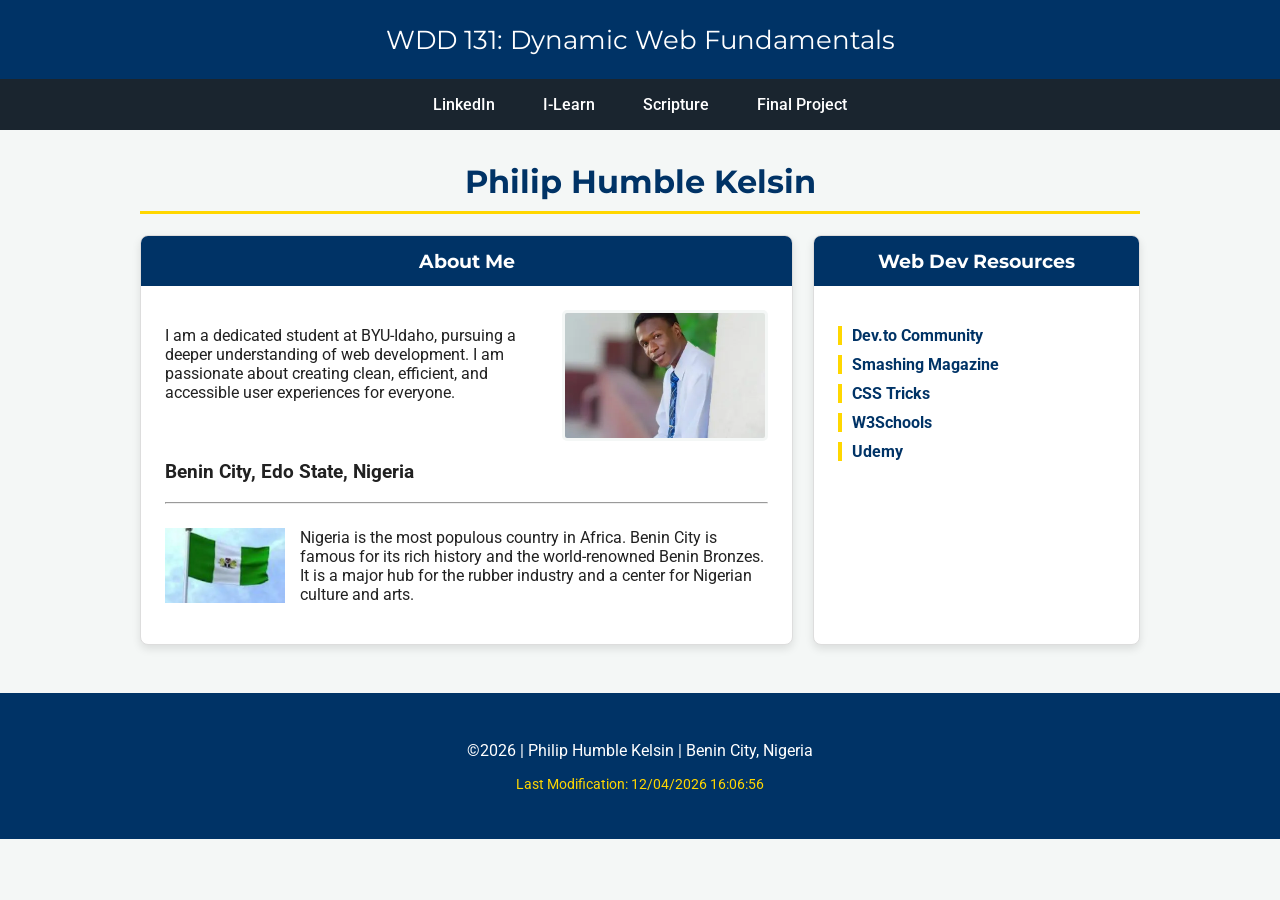
<file: index.html>
<!DOCTYPE html>
<html lang="en">

<head>
    <meta charset="UTF-8">
    <meta name="viewport" content="width=device-width, initial-scale=1.0">
    <title>WDD 131 – Dynamic Web Fundamentals – Philip Humble Kelsin</title>
    <meta name="description"
        content="WDD 131 – Dynamic Web Fundamentals home page for Philip Humble Kelsin. Includes professional background, web development resources, and information about Nigeria.">
    <meta name="author" content="Philip Humble Kelsin">
    <link rel="preconnect" href="https://fonts.googleapis.com">
    <link rel="preconnect" href="https://fonts.gstatic.com" crossorigin>
    <link
        href="https://fonts.googleapis.com/css2?family=Montserrat:wght@400;700&family=Roboto:wght@300;400&display=swap"
        rel="stylesheet">

    <link rel="stylesheet" href="styles/base.css">
    <script src="scripts/getdates.js" defer></script>
</head>

<body>
    <header>
        <span id="course-title">WDD 131: Dynamic Web Fundamentals</span>
        <nav>
            <a href="https://www.linkedin.com/in/philiphumblekelsin27" target="_blank" rel="noopener">LinkedIn</a>
            <a href="https://byupw.instructure.com/" target="_blank" rel="noopener">I-Learn</a>
            <a href="https://www.churchofjesuschrist.org/study/scriptures/bofm/1-ne/3?lang=eng&id=p7#p7" target="_blank"
                rel="noopener">Scripture</a>
            <a href="index.html">Final Project</a>
        </nav>
    </header>

    <main>
        <h1>Philip Humble Kelsin</h1>

        <div class="grid-container">
            <section class="card">
                <h2 class="card-header">About Me</h2>
                <div class="card-content">
                    <div class="about-top">
                        <p>I am a dedicated student at BYU-Idaho, pursuing a deeper understanding of web development. I
                            am passionate about creating clean, efficient, and accessible user experiences for everyone.
                        </p>
                        <img src="images/profile.webp" alt="Philip Humble Kelsin Profile" class="profile-img"
                            width="200" height="250" loading="lazy">
                    </div>

                    <div class="location-info">
                        <h3>Benin City, Edo State, Nigeria</h3>
                        <hr>
                        <div class="location-layout">
                            <img src="images/nigeria-flag.webp" alt="Official Flag of Nigeria" class="flag" width="120"
                                height="80" loading="lazy">
                            <p>Nigeria is the most populous country in Africa. Benin City is famous for its rich history
                                and the world-renowned Benin Bronzes. It is a major hub for the rubber industry and a
                                center for Nigerian culture and arts.</p>
                        </div>
                    </div>
                </div>
            </section>

            <section class="card">
                <h2 class="card-header">Web Dev Resources</h2>
                <div class="card-content">
                    <ul class="resource-list">
                        <li><a href="https://dev.to" target="_blank" rel="noopener">Dev.to Community</a></li>
                        <li><a href="https://smashingmagazine.com" target="_blank" rel="noopener">Smashing Magazine</a>
                        </li>
                        <li><a href="https://css-tricks.com" target="_blank" rel="noopener">CSS Tricks</a></li>
                        <li><a href="https://w3schools.com" target="_blank" rel="noopener">W3Schools</a></li>
                        <li><a href="https://udemy.com" target="_blank" rel="noopener">Udemy</a></li>
                    </ul>
                </div>
            </section>
        </div>
    </main>

    <footer>
        <p>&copy;<span id="currentyear"></span> | Philip Humble Kelsin | Benin City, Nigeria</p>
        <p id="lastModified"></p>
    </footer>
</body>

</html>
</file>
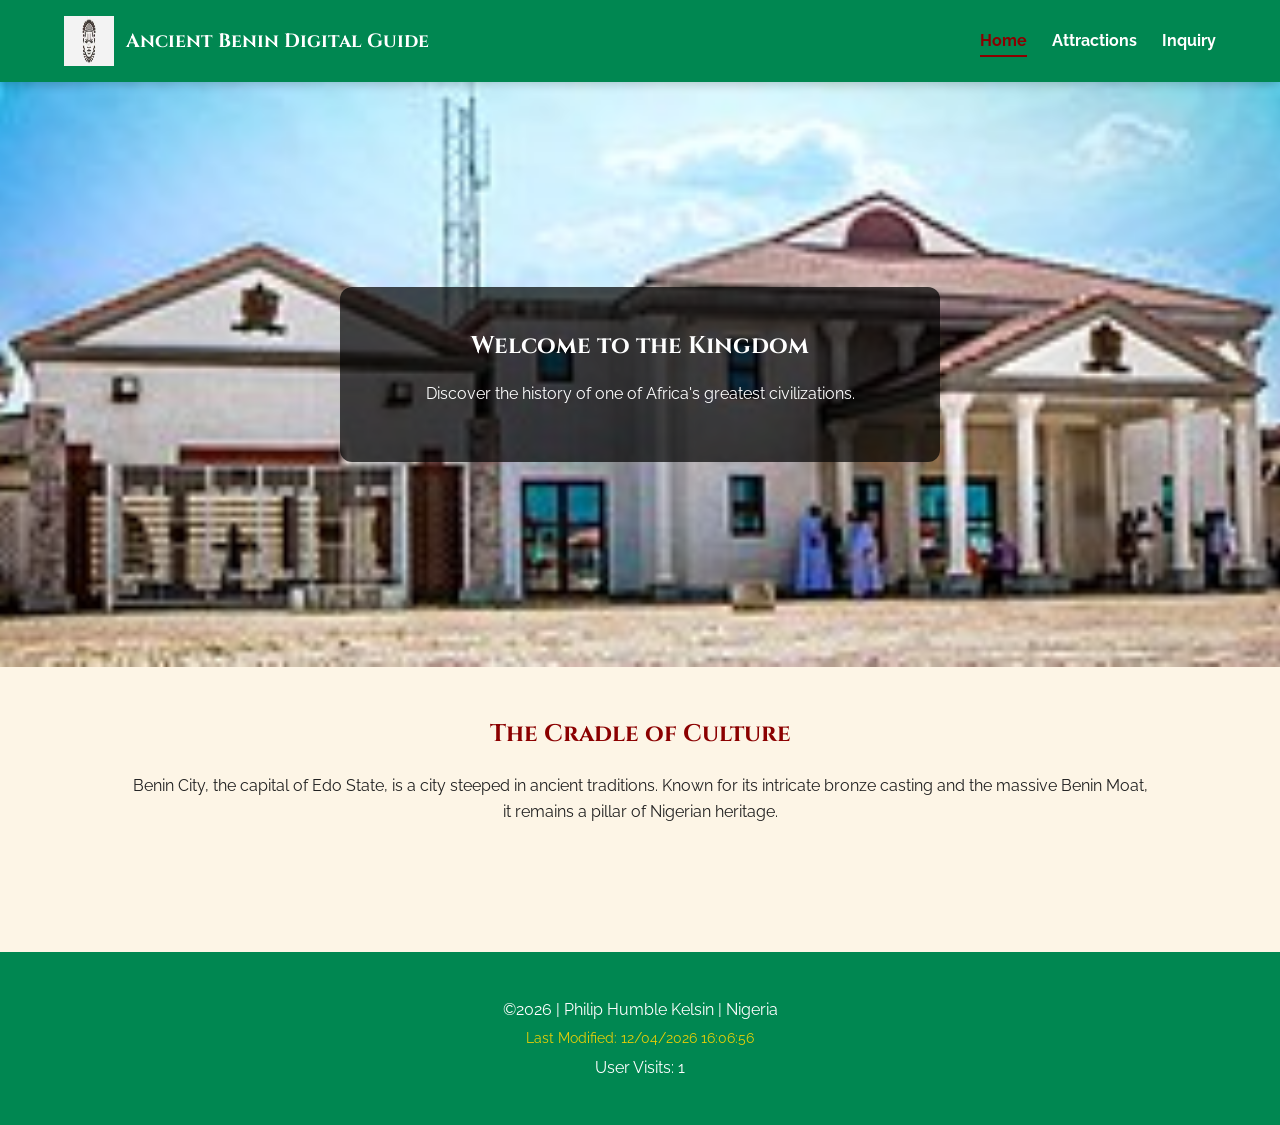
<file: project/index.html>
<!DOCTYPE html>
<html lang="en">

<head>
    <meta charset="UTF-8">
    <meta name="viewport" content="width=device-width, initial-scale=1.0">
    <title>Ancient Benin Digital Guide | Home</title>
    <meta name="description"
        content="Explore the rich heritage of the Ancient Benin Kingdom, from the Royal Palace to the world-famous Benin Bronzes.">
    <meta name="author" content="Humble Philip">
    <link rel="preconnect" href="https://fonts.googleapis.com">
    <link rel="preconnect" href="https://fonts.gstatic.com" crossorigin>
    <link rel="preload" as="style"
        href="https://fonts.googleapis.com/css2?family=Cinzel:wght@700&family=Raleway:wght@400;700&display=swap">
    <link href="https://fonts.googleapis.com/css2?family=Cinzel:wght@700&family=Raleway:wght@400;700&display=swap"
        rel="stylesheet" media="print" onload="this.media='all'">
    <link rel="stylesheet" href="styles/main.css">
    <script src="scripts/main.js" defer></script>
</head>

<body>
    <header>
        <div class="logo">
            <img src="images/logo.webp" alt="Benin City Logo" width="50" height="50">
            <span>Ancient Benin Digital Guide</span>
        </div>
        <button id="menu-btn" aria-label="Open Menu">☰</button>
        <nav>
            <ul id="nav-list">
                <li><a href="index.html" class="active">Home</a></li>
                <li><a href="attractions.html">Attractions</a></li>
                <li><a href="contact.html">Inquiry</a></li>
            </ul>
        </nav>
    </header>

    <main>
        <section class="hero">
            <img src="images/hero-home.webp" alt="The Royal Palace of Benin" width="1200" height="600">
            <div class="hero-text">
                <h1>Welcome to the Kingdom</h1>
                <p>Discover the history of one of Africa's greatest civilizations.</p>
            </div>
        </section>

        <section class="intro">
            <h2>The Cradle of Culture</h2>
            <p>Benin City, the capital of Edo State, is a city steeped in ancient traditions. Known for its intricate
                bronze casting and the massive Benin Moat, it remains a pillar of Nigerian heritage.</p>
        </section>
    </main>

    <footer>
        <p>&copy;<span id="currentyear"></span> | Philip Humble Kelsin | Nigeria</p>
        <p id="lastModified"></p>
        <p>User Visits: <span id="visit-count">0</span></p>
    </footer>
</body>

</html>
</file>
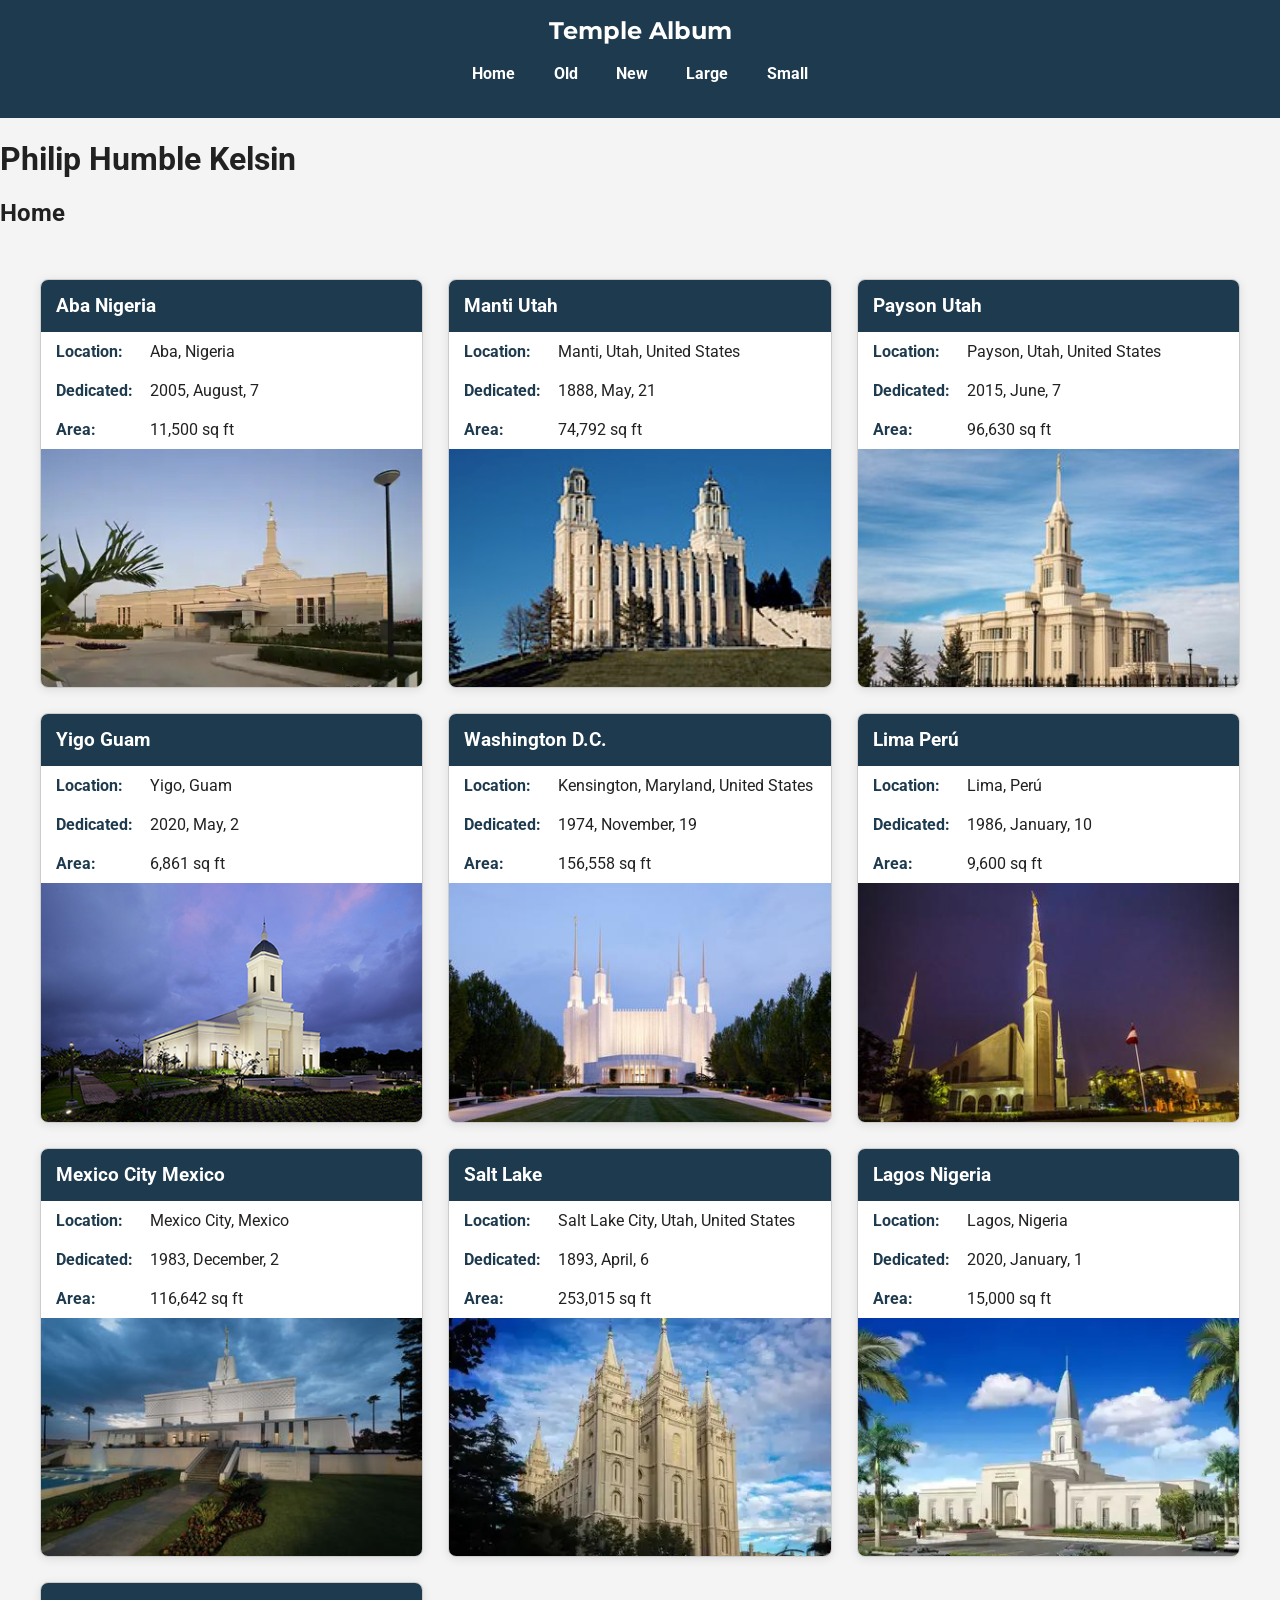
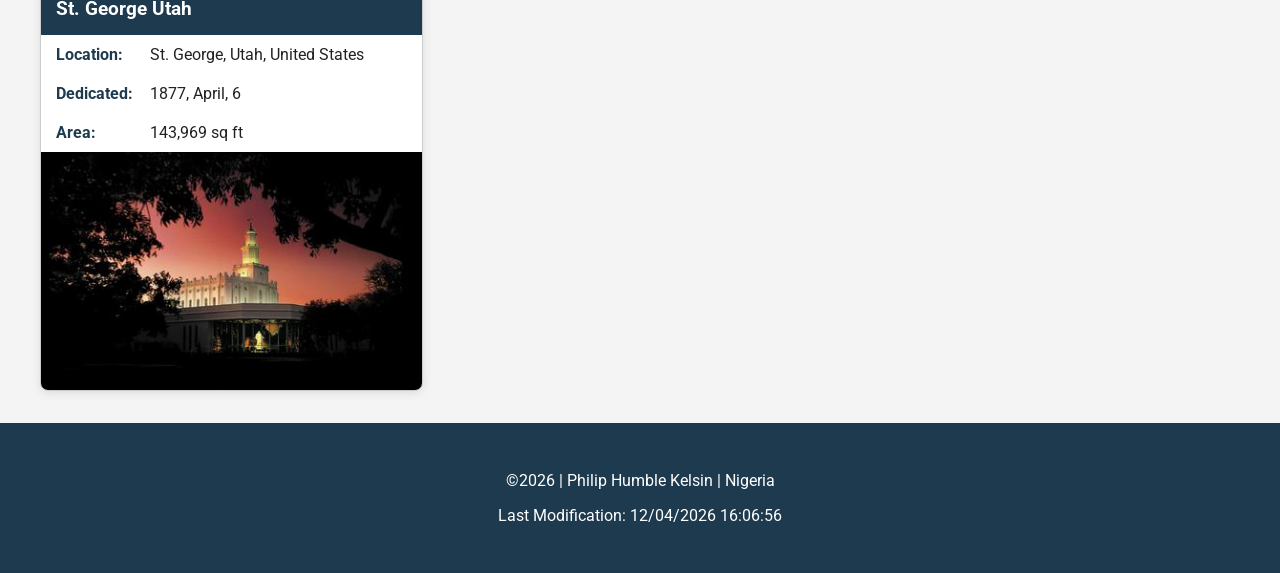
<file: filtered-temples.html>
<!DOCTYPE html>
<html lang="en">

<head>
    <meta charset="UTF-8">
    <meta name="viewport" content="width=device-width, initial-scale=1.0">
    <title>WDD 131 - Filtered Temple Album - Philip Humble Kelsin</title>
    <meta name="description"
        content="A high-performance dynamic temple gallery for WDD 131. Features filtering by age and size with optimized lazy-loaded images and zero layout shift.">
    <meta name="author" content="Philip Humble">

    <link rel="preconnect" href="https://fonts.googleapis.com">
    <link rel="preconnect" href="https://fonts.gstatic.com" crossorigin>
    <link rel="preload" as="style"
        href="https://fonts.googleapis.com/css2?family=Montserrat:wght@700&family=Roboto:wght@400;700&display=swap">
    <link href="https://fonts.googleapis.com/css2?family=Montserrat:wght@700&family=Roboto:wght@400;700&display=swap"
        rel="stylesheet" media="print" onload="this.media='all'">

    <link rel="stylesheet" href="styles/filtered-temples.css">
    <link rel="stylesheet" href="styles/filtered-temples-large.css" media="(min-width: 768px)">
    <script src="scripts/filtered-temples.js" defer></script>
</head>

<body>
    <header>
        <span>Temple Album</span>
        <button id="menu" aria-label="Toggle Menu Navigation"></button>
        <nav>
            <ul class="navigation">
                <li><a href="#" id="home-link">Home</a></li>
                <li><a href="#" id="old-link">Old</a></li>
                <li><a href="#" id="new-link">New</a></li>
                <li><a href="#" id="large-link">Large</a></li>
                <li><a href="#" id="small-link">Small</a></li>
            </ul>
        </nav>
    </header>

    <main>
        <h1>Philip Humble Kelsin</h1>
        <h2 id="display-title">Home</h2>
        <div class="res-grid"></div>
    </main>

    <footer>
        <p>&copy;<span id="currentyear"></span> | Philip Humble Kelsin | Nigeria</p>
        <p id="lastModified"></p>
    </footer>
</body>

</html>
</file>
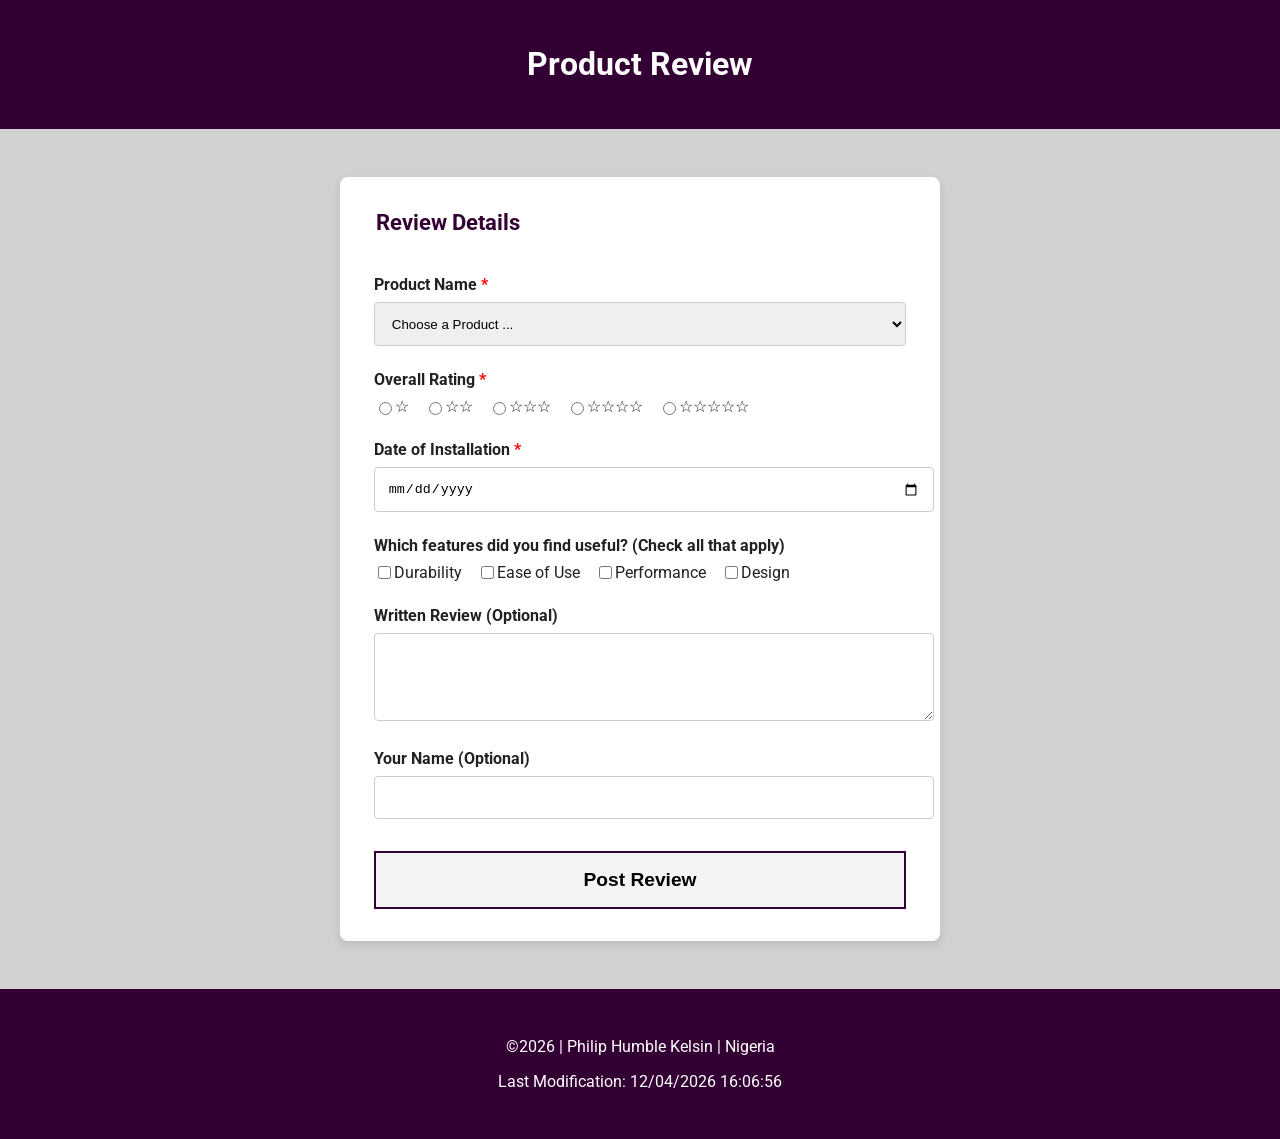
<file: form.html>
<!DOCTYPE html>
<html lang="en">

<head>
    <meta charset="UTF-8">
    <meta name="viewport" content="width=device-width, initial-scale=1.0">
    <title>Product Review - Humble Philip</title>
    <meta name="description" content="Product review form for WDD 131 featuring dynamic options and responsive design.">
    <meta name="author" content="Humble Philip">
    <link rel="preconnect" href="https://fonts.googleapis.com">
    <link rel="preconnect" href="https://fonts.gstatic.com" crossorigin>
    <link href="https://fonts.googleapis.com/css2?family=Roboto:wght@400;700&display=swap" rel="stylesheet">
    <link rel="stylesheet" href="styles/form.css">
    <script src="scripts/form.js" defer></script>
</head>

<body>
    <header>
        <h1>Product Review</h1>
    </header>
    <main>
        <form method="get" action="review.html">
            <fieldset>
                <legend>Review Details</legend>

                <label for="product">Product Name <span class="required">*</span></label>
                <select id="product" name="product" required>
                    <option value="" disabled selected>Choose a Product ...</option>
                </select>

                <label>Overall Rating <span class="required">*</span></label>
                <div class="rating">
                    <label><input type="radio" name="rating" value="1" required> ☆</label>
                    <label><input type="radio" name="rating" value="2"> ☆☆</label>
                    <label><input type="radio" name="rating" value="3"> ☆☆☆</label>
                    <label><input type="radio" name="rating" value="4"> ☆☆☆☆</label>
                    <label><input type="radio" name="rating" value="5"> ☆☆☆☆☆</label>
                </div>

                <label for="install-date">Date of Installation <span class="required">*</span></label>
                <input type="date" id="install-date" name="install-date" required>

                <label>Which features did you find useful? (Check all that apply)</label>
                <div class="checkboxes">
                    <label><input type="checkbox" name="features" value="durability"> Durability</label>
                    <label><input type="checkbox" name="features" value="ease-of-use"> Ease of Use</label>
                    <label><input type="checkbox" name="features" value="performance"> Performance</label>
                    <label><input type="checkbox" name="features" value="design"> Design</label>
                </div>

                <label for="review">Written Review (Optional)</label>
                <textarea id="review" name="review" rows="4"></textarea>

                <label for="username">Your Name (Optional)</label>
                <input type="text" id="username" name="username">

                <input type="submit" value="Post Review">
            </fieldset>
        </form>
    </main>
    <footer>
        <p>&copy;<span id="currentyear"></span> | Philip Humble Kelsin | Nigeria</p>
        <p id="lastModified"></p>
    </footer>
</body>

</html>
</file>
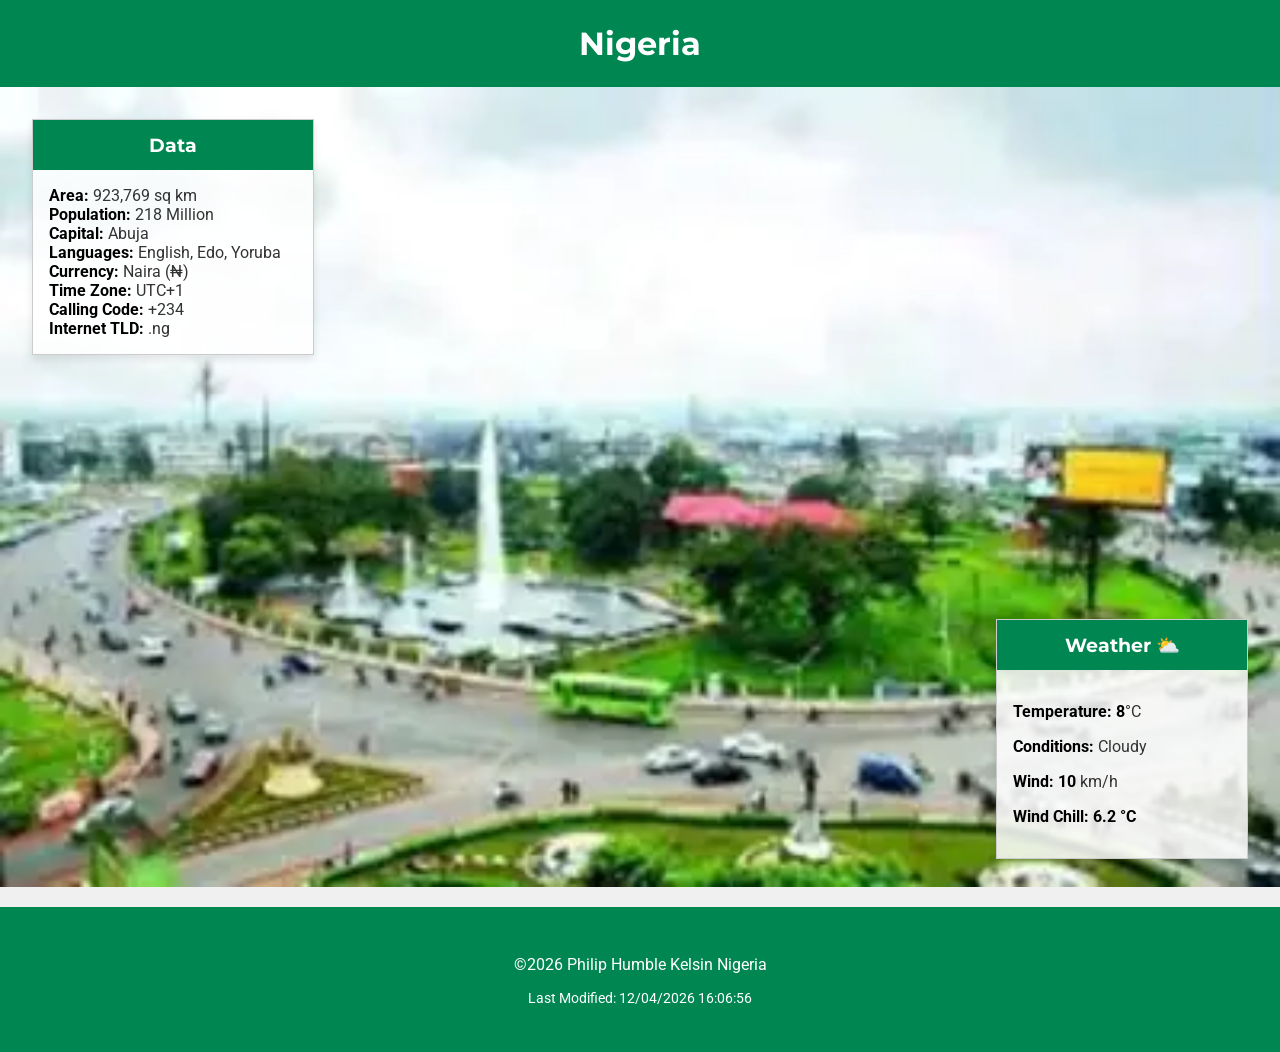
<file: place.html>
<!DOCTYPE html>
<html lang="en">

<head>
    <meta charset="UTF-8">
    <meta name="viewport" content="width=device-width, initial-scale=1.0">
    <title>WDD 131 - Nigeria - Philip Humble</title>
    <meta name="description"
        content="A detailed country profile of Nigeria featuring Benin City data and weather analysis.">
    <meta name="author" content="Philip Humble Kelsin">
    <link rel="preconnect" href="https://fonts.googleapis.com">
    <link rel="preconnect" href="https://fonts.gstatic.com" crossorigin>
    <link href="https://fonts.googleapis.com/css2?family=Montserrat:wght@700&family=Roboto:wght@400;700&display=swap"
        rel="stylesheet">
    <link rel="stylesheet" href="styles/place.css">
    <script src="scripts/place.js" defer></script>
</head>

<body>
    <header>
        <h1>Nigeria</h1>
    </header>
    <main>
        <div class="hero-container">
            <picture>
                <source srcset="images/hero-large.webp" media="(min-width: 768px)">
                <img src="images/hero-small.webp" alt="Landscape of Nigeria" width="500" height="300" loading="lazy">
            </picture>
            <section class="card data">
                <h2 class="card-title">Data</h2>
                <ul class="stats">
                    <li><span>Area:</span> 923,769 sq km</li>
                    <li><span>Population:</span> 218 Million</li>
                    <li><span>Capital:</span> Abuja</li>
                    <li><span>Languages:</span> English, Edo, Yoruba</li>
                    <li><span>Currency:</span> Naira (₦)</li>
                    <li><span>Time Zone:</span> UTC+1</li>
                    <li><span>Calling Code:</span> +234</li>
                    <li><span>Internet TLD:</span> .ng</li>
                </ul>
            </section>
            <section class="card weather">
                <h2 id="weather-label">Weather</h2>
                <img src="images/weather.svg" alt="Weather Icon" class="weather-icon-mobile" width="133" height="121"
                    loading="lazy">
                <div class="weather-info">
                    <p><span>Temperature:</span> <span id="temp-val">8</span>°C</p>
                    <p><span>Conditions:</span> Cloudy</p>
                    <p><span>Wind:</span> <span id="wind-val">10</span> km/h</p>
                    <p><span>Wind Chill:</span> <span id="wind-chill"></span></p>
                </div>
            </section>
        </div>
    </main>
    <footer>
        <p>&copy;<span id="currentyear"></span> Philip Humble Kelsin Nigeria</p>
        <p id="lastModified"></p>
    </footer>
</body>

</html>
</file>
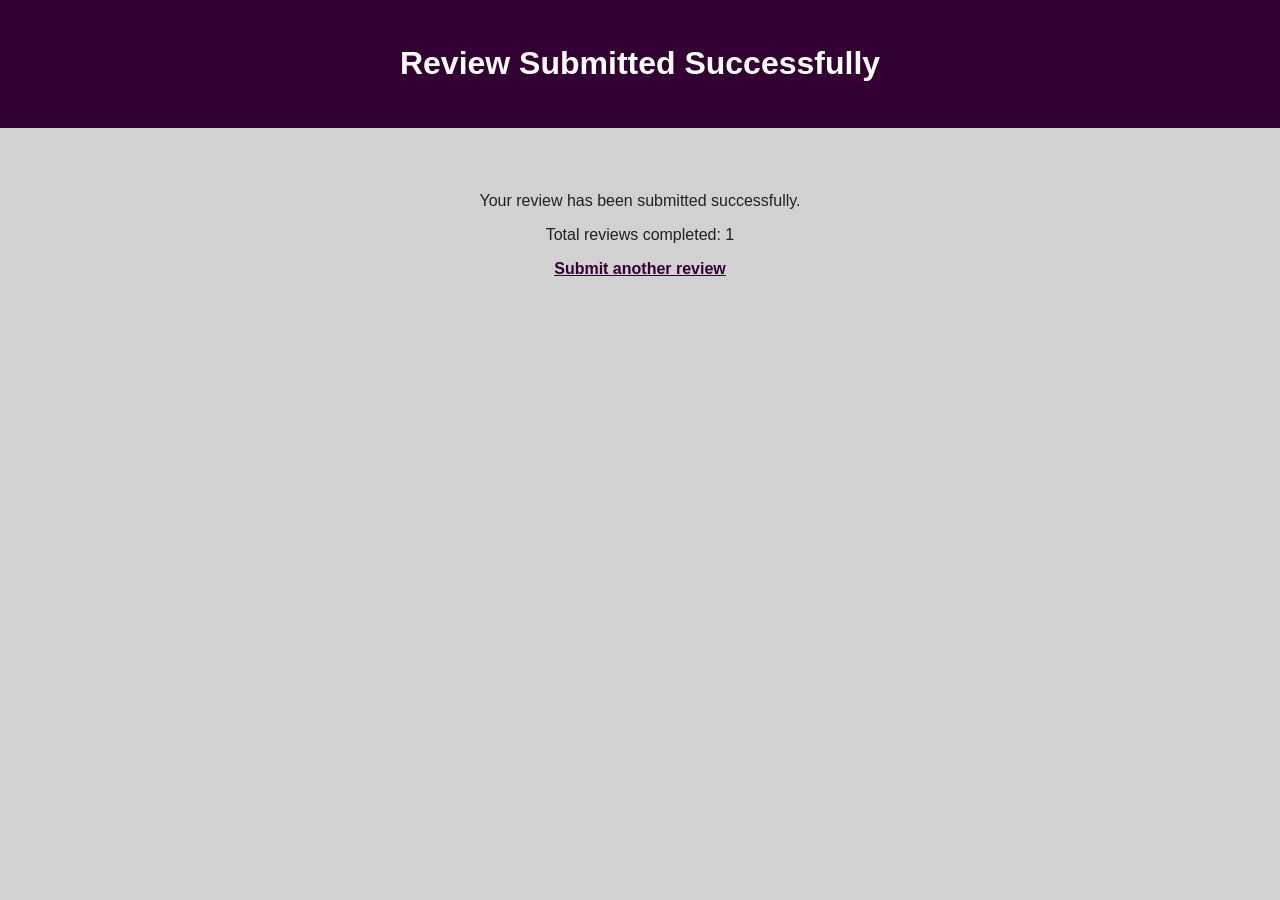
<file: review.html>
<!DOCTYPE html>
<html lang="en">

<head>
    <meta charset="UTF-8">
    <meta name="viewport" content="width=device-width, initial-scale=1.0">
    <title>Review Success</title>
    <link rel="stylesheet" href="styles/form.css">
    <style>
        .centered {
            text-align: center;
        }

        .submit-another {
            color: var(--primary);
            font-weight: bold;
        }
    </style>
    <script src="./scripts/review.js" defer></script>
</head>

<body>
    <header>
        <h1>Review Submitted Successfully</h1>
    </header>
    <main class="centered">
        <p>Your review has been submitted successfully.</p>
        <p>Total reviews completed: <span id="review-count">0</span></p>
        <a href="form.html" class="submit-another">Submit another review</a>
    </main>
</body>

</html>
</file>
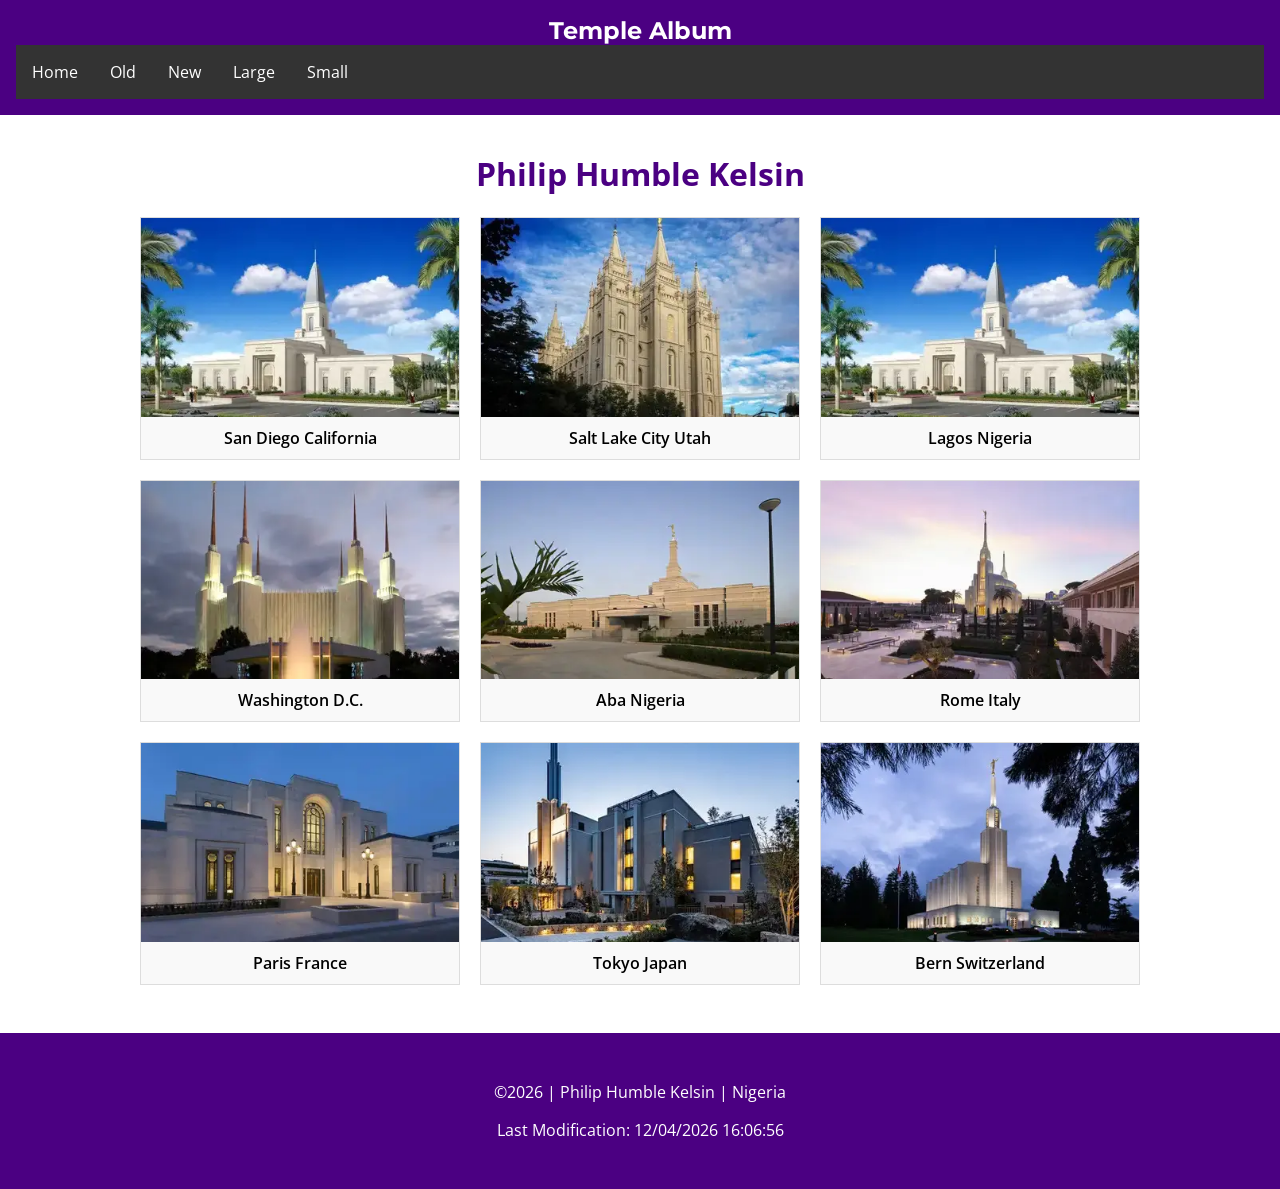
<file: temples.html>
<!DOCTYPE html>
<html lang="en">

<head>
    <meta charset="UTF-8">
    <meta name="viewport" content="width=device-width, initial-scale=1.0">
    <title>WDD 131 – Temple Album – Philip Humble Kelsin</title>
    <meta name="description"
        content="A responsive temple gallery page for WDD 131 featuring optimized images and a mobile-friendly hamburger menu.">
    <meta name="author" content="Philip Humble Kelsin">
    <link rel="preconnect" href="https://fonts.googleapis.com">
    <link rel="preconnect" href="https://fonts.gstatic.com" crossorigin>
    <link href="https://fonts.googleapis.com/css2?family=Montserrat:wght@700&family=Open+Sans:wght@400;600&display=swap"
        rel="stylesheet">
    <link rel="stylesheet" href="styles/temples.css">
    <link rel="stylesheet" href="styles/temples-large.css">
    <script src="scripts/temples.js" defer></script>
</head>

<body>
    <header>
        <span>Temple Album</span>
        <button id="menu" aria-label="Toggle Menu"></button>
        <nav>
            <ul class="navigation">
                <li><a href="index.html">Home</a></li>
                <li><a href="#">Old</a></li>
                <li><a href="#">New</a></li>
                <li><a href="#">Large</a></li>
                <li><a href="#">Small</a></li>
            </ul>
        </nav>
    </header>

    <main>
        <h1>Philip Humble Kelsin</h1>
        <div class="gallery">
            <figure>
                <img src="images/temple-01.webp" alt="San Diego California Temple" width="400" height="250"
                    loading="lazy">
                <figcaption>San Diego California</figcaption>
            </figure>
            <figure>
                <img src="images/temple-02.webp" alt="Salt Lake Temple" width="400" height="250" loading="lazy">
                <figcaption>Salt Lake City Utah</figcaption>
            </figure>
            <figure>
                <img src="images/temple-03.webp" alt="Lagos Nigeria Temple" width="400" height="250" loading="lazy">
                <figcaption>Lagos Nigeria</figcaption>
            </figure>
            <figure>
                <img src="images/temple-04.webp" alt="Washington D.C. Temple" width="400" height="250" loading="lazy">
                <figcaption>Washington D.C.</figcaption>
            </figure>
            <figure>
                <img src="images/temple-05.webp" alt="Aba Nigeria Temple" width="400" height="250" loading="lazy">
                <figcaption>Aba Nigeria</figcaption>
            </figure>
            <figure>
                <img src="images/temple-06.webp" alt="Rome Italy Temple" width="400" height="250" loading="lazy">
                <figcaption>Rome Italy</figcaption>
            </figure>
            <figure>
                <img src="images/temple-07.webp" alt="Paris France Temple" width="400" height="250" loading="lazy">
                <figcaption>Paris France</figcaption>
            </figure>
            <figure>
                <img src="images/temple-08.webp" alt="Tokyo Japan Temple" width="400" height="250" loading="lazy">
                <figcaption>Tokyo Japan</figcaption>
            </figure>
            <figure>
                <img src="images/temple-09.webp" alt="Bern Switzerland Temple" width="400" height="250" loading="lazy">
                <figcaption>Bern Switzerland</figcaption>
            </figure>
        </div>
    </main>

    <footer>
        <p>&copy;<span id="currentyear"></span> | Philip Humble Kelsin | Nigeria</p>
        <p id="lastModified"></p>
    </footer>
</body>

</html>
</file>
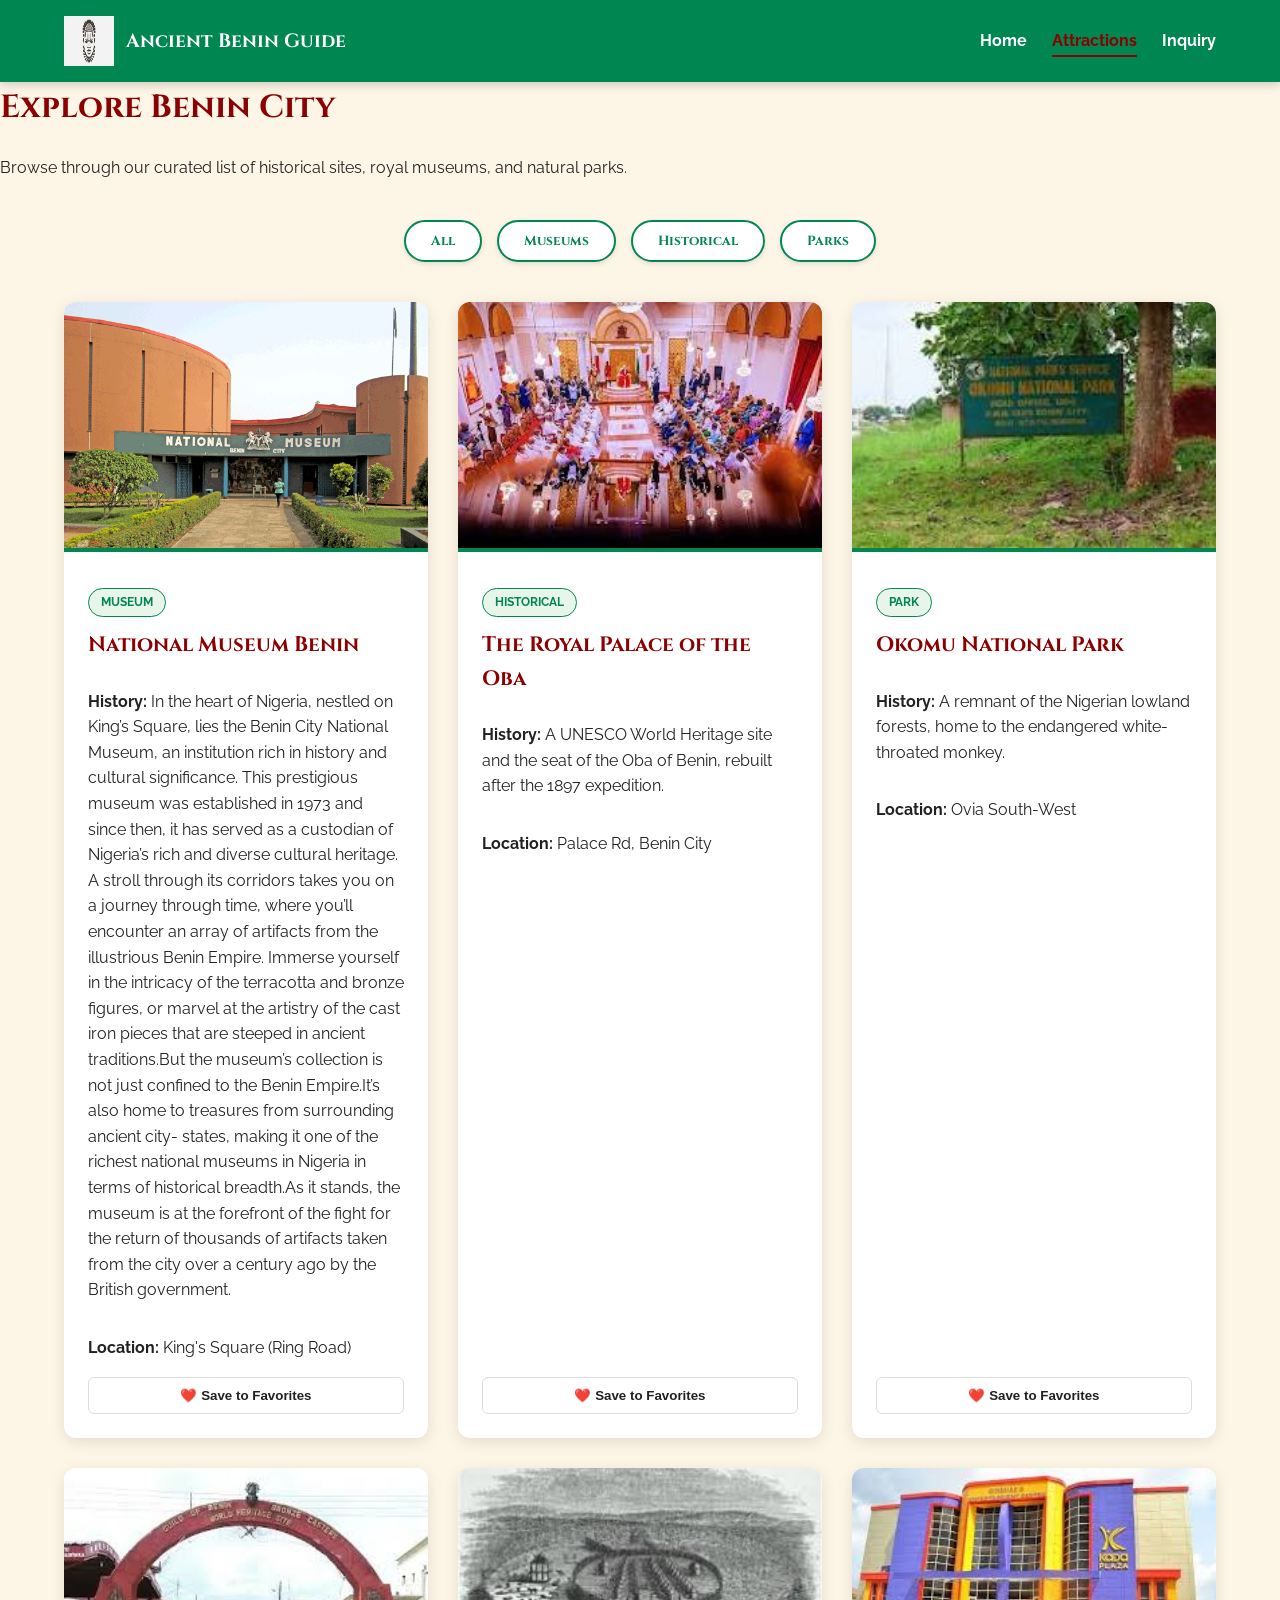
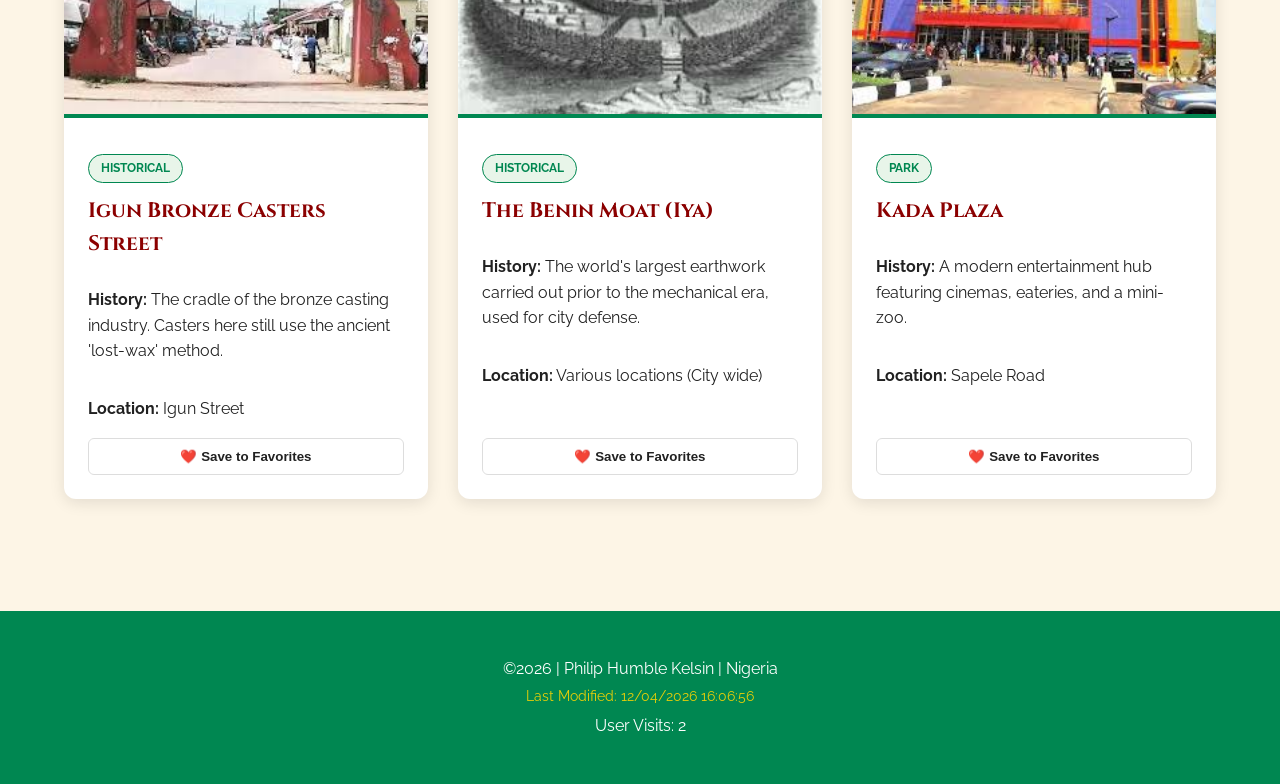
<file: project/attractions.html>
<!DOCTYPE html>
<html lang="en">

<head>
    <meta charset="UTF-8">
    <meta name="viewport" content="width=device-width, initial-scale=1.0">
    <title>Attractions | Benin City Heritage Guide</title>
    <meta name="description"
        content="Discover historical landmarks, museums, and parks in Benin City using our interactive directory.">
    <meta name="author" content="Humble philip">
    <link rel="preconnect" href="https://fonts.googleapis.com">
    <link rel="preconnect" href="https://fonts.gstatic.com" crossorigin>
    <link href="https://fonts.googleapis.com/css2?family=Cinzel:wght@700&family=Raleway:wght@400;700&display=swap"
        rel="stylesheet">
    <link rel="stylesheet" href="styles/main.css">
    <script src="scripts/main.js" defer></script>
    <script src="scripts/attractions.js" defer></script>
</head>

<body>
    <header>
        <a href="index.html" class="logo">
            <img src="images/logo.webp" alt="Benin City Logo" width="50" height="50">
            <span>Ancient Benin Guide</span>
        </a>
        <button id="menu-btn" aria-label="Toggle Menu">☰</button>
        <nav>
            <ul id="nav-list">
                <li><a href="index.html">Home</a></li>
                <li><a href="attractions.html" class="active">Attractions</a></li>
                <li><a href="contact.html">Inquiry</a></li>
            </ul>
        </nav>
    </header>

    <main>
        <h1>Explore Benin City</h1>
        <p class="intro-text">Browse through our curated list of historical sites, royal museums, and natural parks.</p>
        <div class="filter-controls">
            <button id="filter-all">All</button>
            <button id="filter-museum">Museums</button>
            <button id="filter-historical">Historical</button>
            <button id="filter-park">Parks</button>
        </div>
        <div id="attractions-container" class="attraction-grid"></div>
    </main>

    <footer>
        <p>&copy;<span id="currentyear"></span> | Philip Humble Kelsin | Nigeria</p>
        <p id="lastModified"></p>
        <p>User Visits: <span id="visit-count">0</span></p>
    </footer>
</body>

</html>
</file>
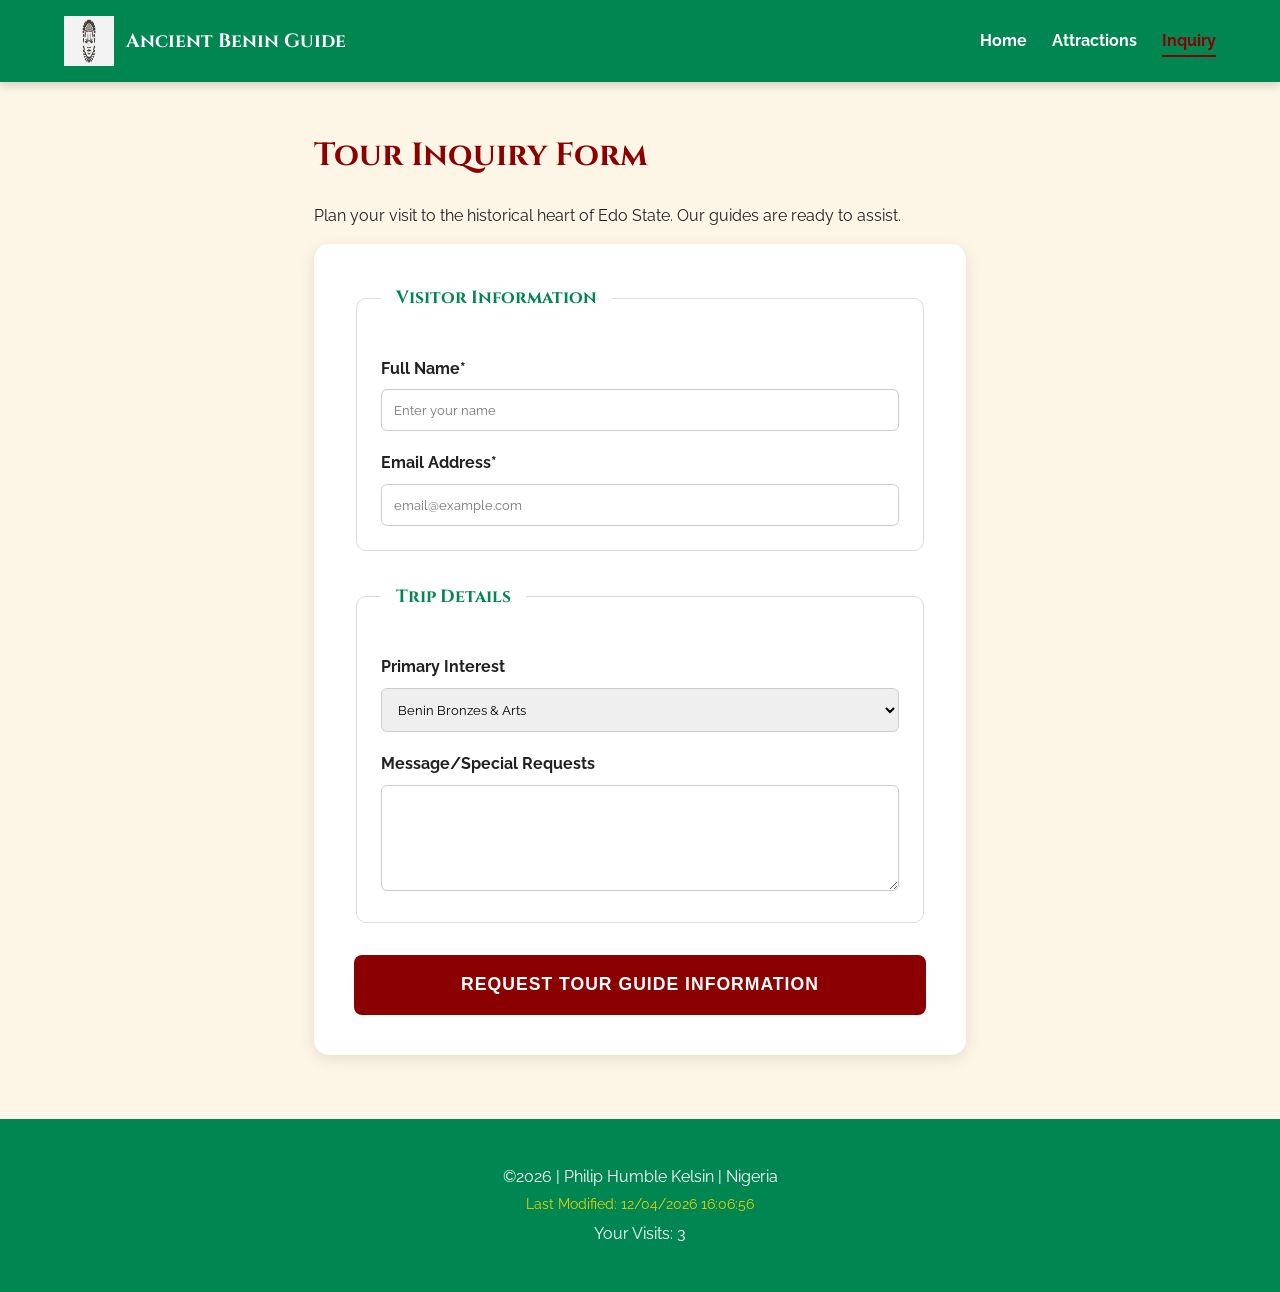
<file: project/contact.html>
<!DOCTYPE html>
<html lang="en">

<head>
    <meta charset="UTF-8">
    <meta name="viewport" content="width=device-width, initial-scale=1.0">
    <title>Inquiry | Benin City Digital Guide</title>
    <meta name="description"
        content="Contact the Benin City Digital Guide for tour inquiries and cultural information.">
    <meta name="author" content="Humble Philip">
    <link rel="preconnect" href="https://fonts.googleapis.com">
    <link rel="preconnect" href="https://fonts.gstatic.com" crossorigin>
    <link href="https://fonts.googleapis.com/css2?family=Cinzel:wght@700&family=Raleway:wght@400;700&display=swap"
        rel="stylesheet">
    <link rel="stylesheet" href="styles/main.css">
    <script src="scripts/main.js" defer></script>
</head>

<body>
    <header>
        <a href="index.html" class="logo">
            <img src="images/logo.webp" alt="Benin City Logo" width="50" height="50">
            <span>Ancient Benin Guide</span>
        </a>
        <button id="menu-btn" aria-label="Toggle Menu">☰</button>
        <nav>
            <ul id="nav-list">
                <li><a href="index.html">Home</a></li>
                <li><a href="attractions.html">Attractions</a></li>
                <li><a href="contact.html" class="active">Inquiry</a></li>
            </ul>
        </nav>
    </header>

    <main class="form-main">
        <h1>Tour Inquiry Form</h1>
        <p>Plan your visit to the historical heart of Edo State. Our guides are ready to assist.</p>

        <form method="get" action="thanks.html" class="tour-form">
            <fieldset>
                <legend>Visitor Information</legend>
                <label for="fname">Full Name*</label>
                <input type="text" id="fname" name="fname" required placeholder="Enter your name">

                <label for="email">Email Address*</label>
                <input type="email" id="email" name="email" required placeholder="email@example.com">
            </fieldset>

            <fieldset>
                <legend>Trip Details</legend>
                <label for="interest">Primary Interest</label>
                <select id="interest" name="interest">
                    <option value="bronzes">Benin Bronzes & Arts</option>
                    <option value="palace">Royal History & Palace</option>
                    <option value="nature">Okomu Park & Wildlife</option>
                </select>

                <label for="message">Message/Special Requests</label>
                <textarea id="message" name="message" rows="5"></textarea>
            </fieldset>

            <button type="submit" class="submit-btn">Request Tour Guide Information</button>
        </form>
    </main>

    <footer>
        <p>&copy;<span id="currentyear"></span> | Philip Humble Kelsin | Nigeria</p>
        <p id="lastModified"></p>
        <p>Your Visits: <span id="visit-count">0</span></p>
    </footer>
</body>

</html>
</file>
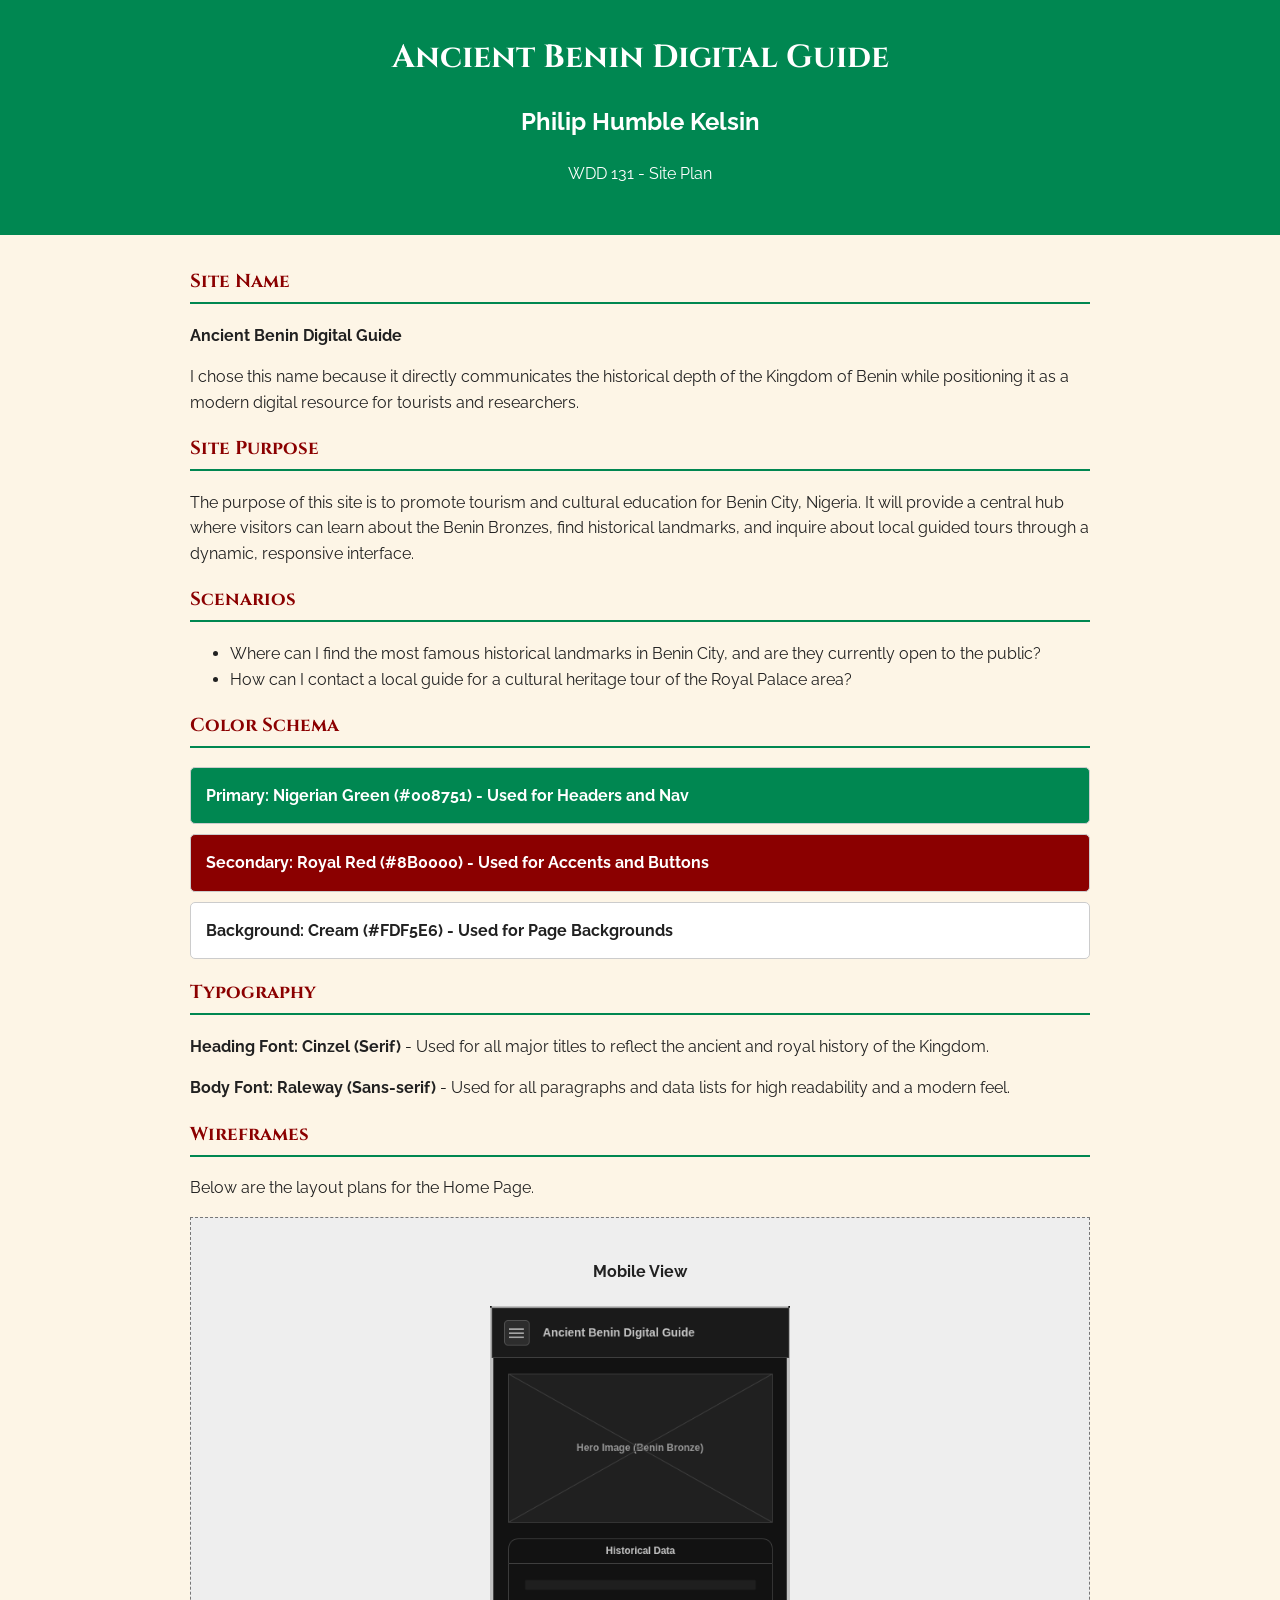
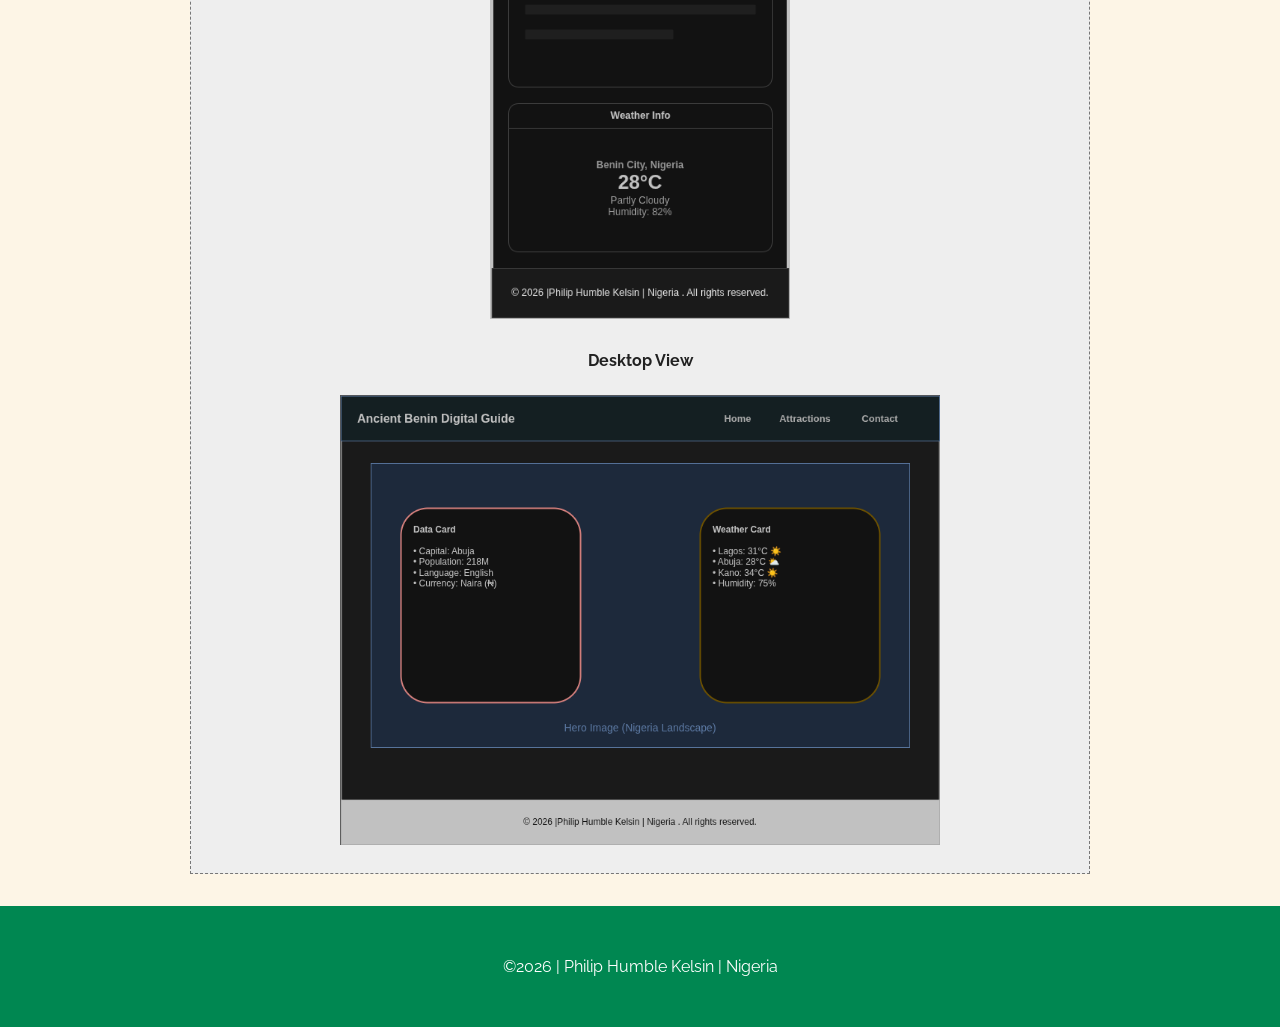
<file: project/siteplan.html>
<!DOCTYPE html>
<html lang="en">

<head>
    <meta charset="UTF-8">
    <meta name="viewport" content="width=device-width, initial-scale=1.0">
    <title>Site Plan - Benin City Digital Guide - Product Review - Humble Philip</title>
    <meta name="description" content="Site plan for the Benin City Digital Guide project.">
    <meta name="author" content="Humble Philip">
    <link rel="preconnect" href="https://fonts.googleapis.com">
    <link rel="preconnect" href="https://fonts.gstatic.com" crossorigin>
    <link href="https://fonts.googleapis.com/css2?family=Cinzel:wght@700&family=Raleway:wght@400;700&display=swap"
        rel="stylesheet">

    <link rel="stylesheet" href="styles/siteplan.css">
</head>

<body>
    <header>
        <h1>Ancient Benin Digital Guide</h1>
        <h2>Philip Humble Kelsin</h2>
        <p>WDD 131 - Site Plan</p>
    </header>

    <main>
        <section>
            <h3>Site Name</h3>
            <p><strong>Ancient Benin Digital Guide</strong></p>
            <p>I chose this name because it directly communicates the historical depth of the Kingdom of Benin while
                positioning it as a modern digital resource for tourists and researchers.</p>
        </section>

        <section>
            <h3>Site Purpose</h3>
            <p>The purpose of this site is to promote tourism and cultural education for Benin City, Nigeria. It will
                provide a central hub where visitors can learn about the Benin Bronzes, find historical landmarks, and
                inquire about local guided tours through a dynamic, responsive interface.</p>
        </section>

        <section>
            <h3>Scenarios</h3>
            <ul>
                <li>Where can I find the most famous historical landmarks in Benin City, and are they currently open to
                    the public?</li>
                <li>How can I contact a local guide for a cultural heritage tour of the Royal Palace area?</li>
            </ul>
        </section>

        <section>
            <h3>Color Schema</h3>
            <div class="color-box primary">Primary: Nigerian Green (#008751) - Used for Headers and Nav</div>
            <div class="color-box secondary">Secondary: Royal Red (#8B0000) - Used for Accents and Buttons</div>
            <div class="color-box accent">Background: Cream (#FDF5E6) - Used for Page Backgrounds</div>
        </section>

        <section>
            <h3>Typography</h3>
            <p><strong>Heading Font: Cinzel (Serif)</strong> - Used for all major titles to reflect the ancient and
                royal history of the Kingdom.</p>
            <p><strong>Body Font: Raleway (Sans-serif)</strong> - Used for all paragraphs and data lists for high
                readability and a modern feel.</p>
        </section>

        <section>
            <h3>Wireframes</h3>
            <p>Below are the layout plans for the Home Page.</p>
            <div class="wireframe-container">
                <h4>Mobile View</h4>
                <img src="images/wireframe-mobile.png" alt="Mobile Wireframe Diagram" width="300">

                <h4>Desktop View</h4>
                <img src="images/wireframe-desktop.png" alt="Desktop Wireframe Diagram" width="600">
            </div>
        </section>
    </main>

    <footer>
        <p>&copy;2026 | Philip Humble Kelsin | Nigeria</p>
    </footer>
</body>

</html>
</file>
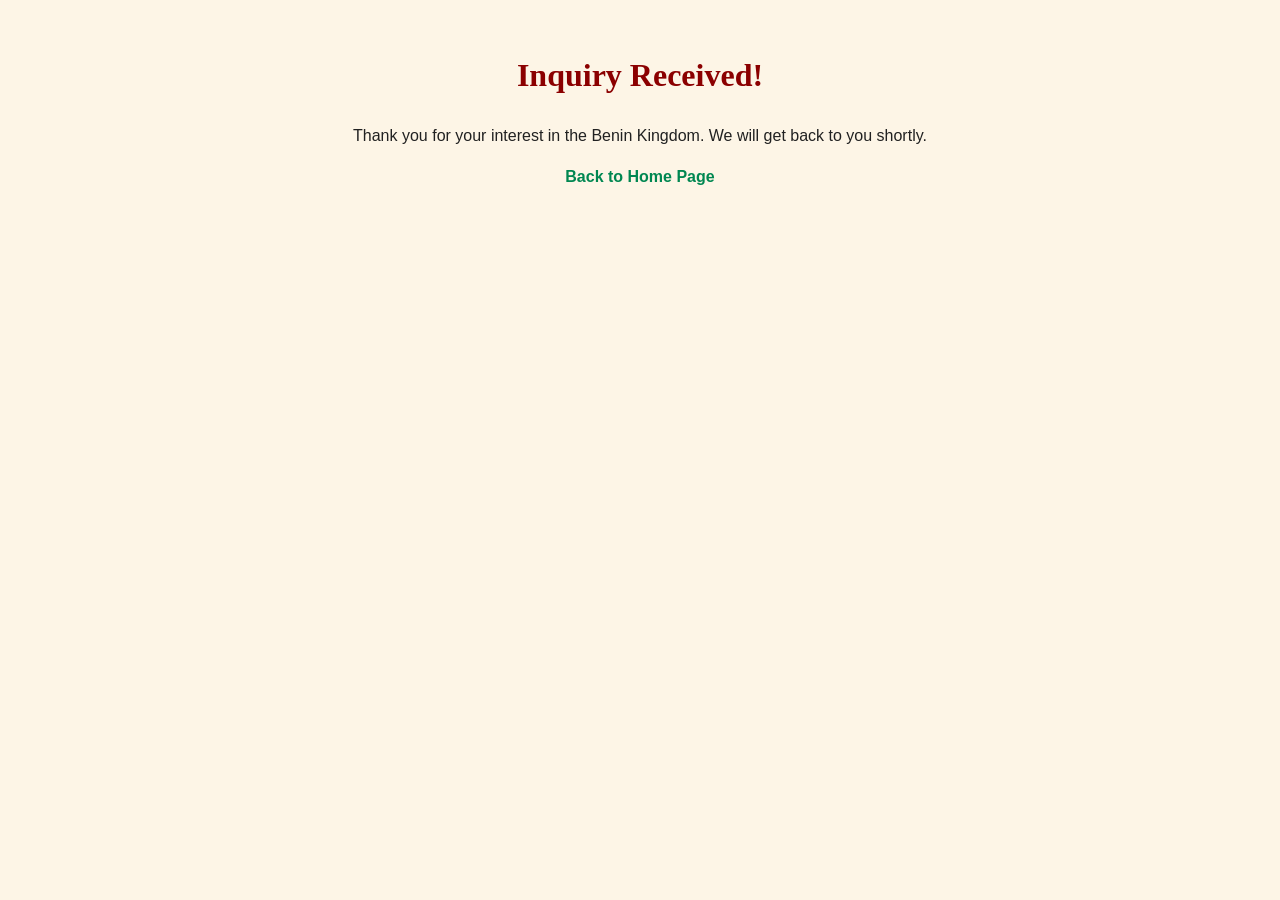
<file: project/thanks.html>
<!DOCTYPE html>
<html lang="en">

<head>
    <meta charset="UTF-8">
    <meta name="viewport" content="width=device-width, initial-scale=1.0">
    <title>Thank You | Benin City Guide</title>
    <link rel="stylesheet" href="styles/main.css">
    <style>
        .thanks-page {
            text-align: center;
            padding-top: 50px;
        }

        .thanks-page a {
            color: var(--primary, #0066cc);
            font-weight: bold;
            text-decoration: none;
        }
    </style>
</head>

<body class="thanks-page">
    <h1>Inquiry Received!</h1>
    <p>Thank you for your interest in the Benin Kingdom. We will get back to you shortly.</p>
    <a href="index.html">Back to Home Page</a>

</html>
</file>
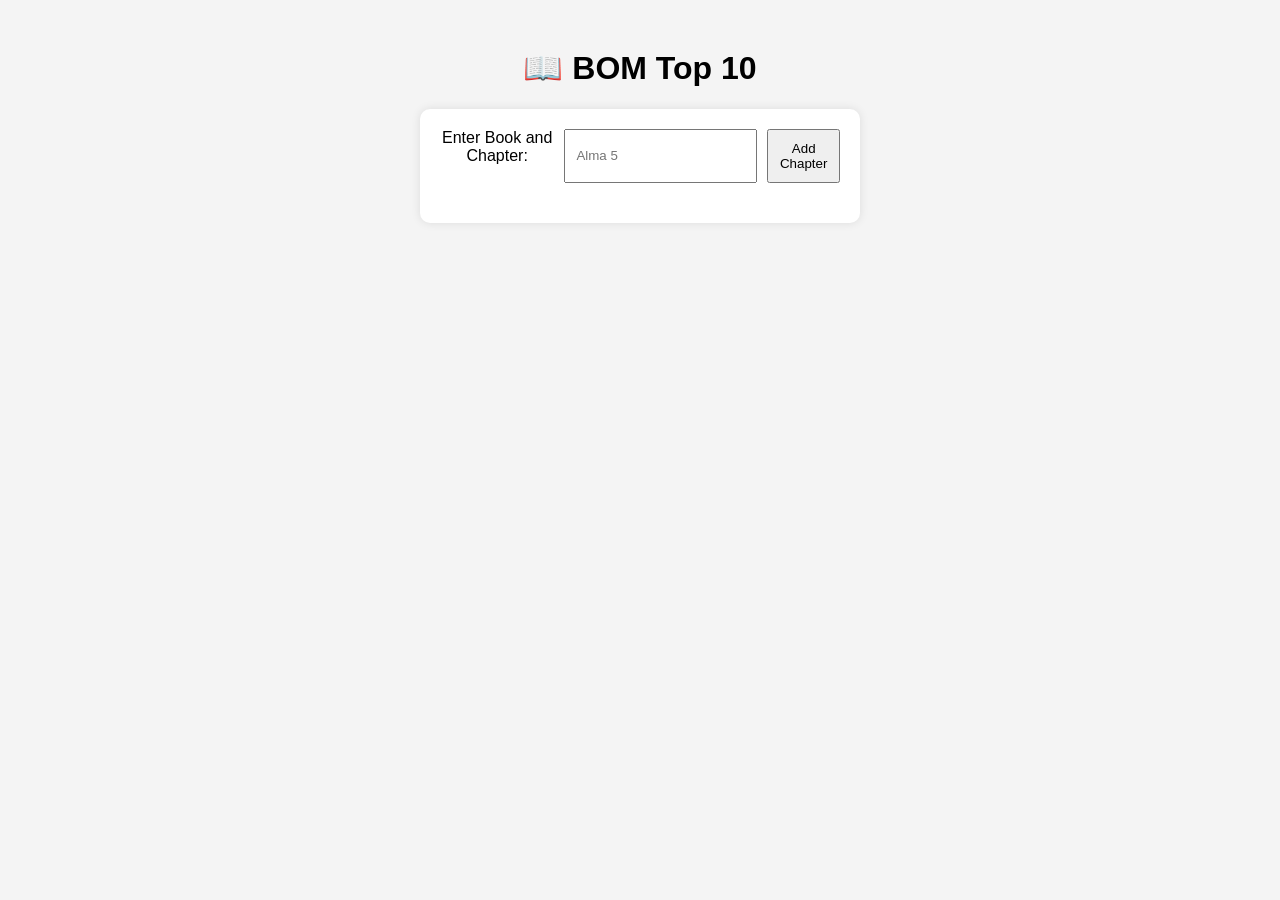
<file: week02/bom.html>
<!DOCTYPE html>
<html lang="en">

<head>
    <meta charset="UTF-8">
    <meta name="viewport" content="width=device-width, initial-scale=1.0">
    <title>BOM Favorite Chapters</title>
    <link rel="stylesheet" href="styles/bom.css">
</head>

<body>
    <h1>📖 BOM Top 10</h1>
    <main>
        <div class="input-container">
            <label for="favchap">Enter Book and Chapter: </label>
            <input type="text" id="favchap" placeholder="Alma 5">
            <button type="submit">Add Chapter</button>
        </div>
        <ul id="list"></ul>
    </main>
    <script src="scripts/bom.js"></script>
</body>

</html>
</file>
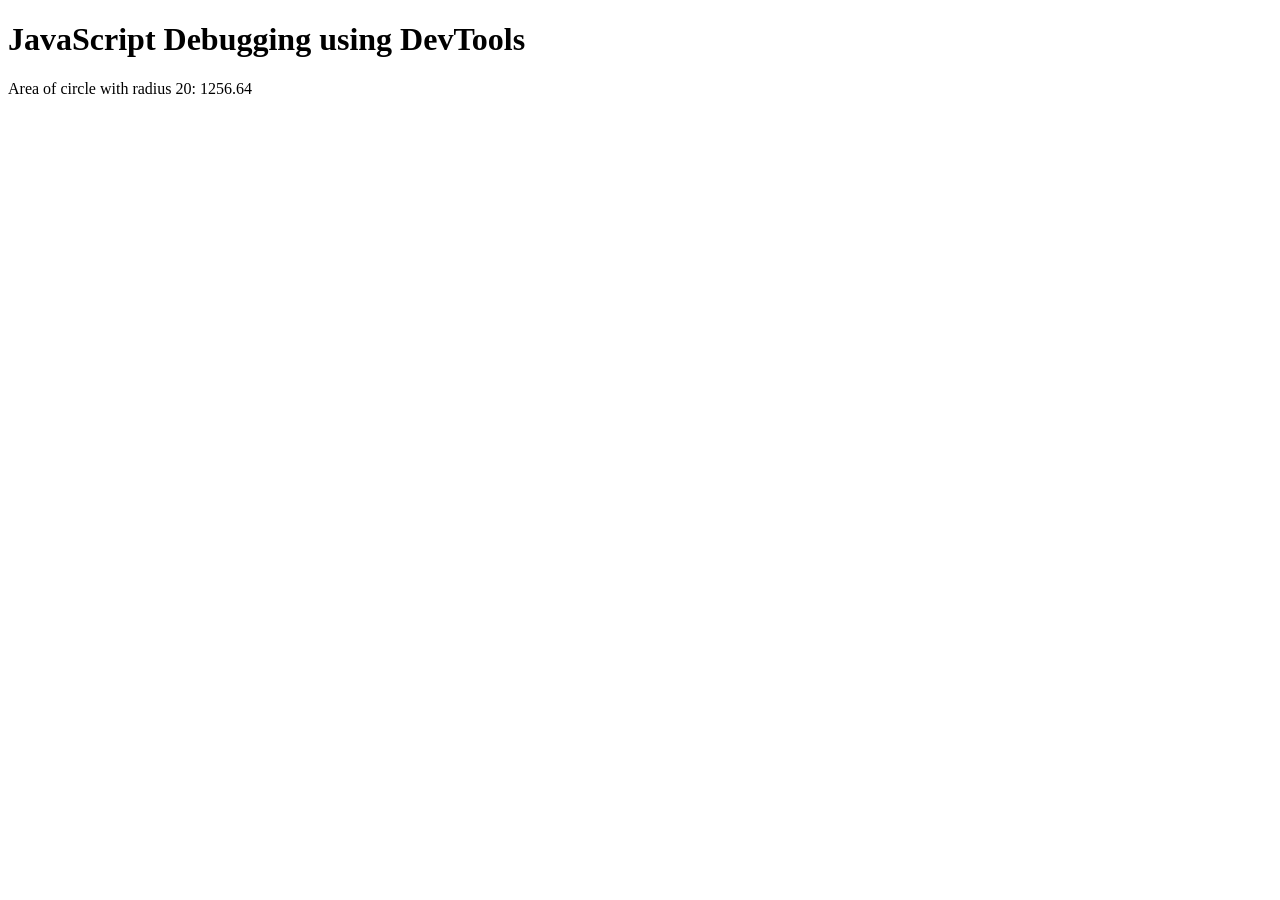
<file: week02/debugging.html>
<!DOCTYPE html>
<html lang="en">

<head>
    <meta charset="UTF-8">
    <meta name="viewport" content="width=device-width, initial-scale=1.0">
    <title>JS Debugging</title>
</head>

<body>
    <h1>JavaScript Debugging using DevTools</h1>
    <p>Area of circle with radius <span id="radius"></span>: <span id="area"></span></p>
    <script src="scripts/debugging.js" defer></script>
</body>

</html>
</file>
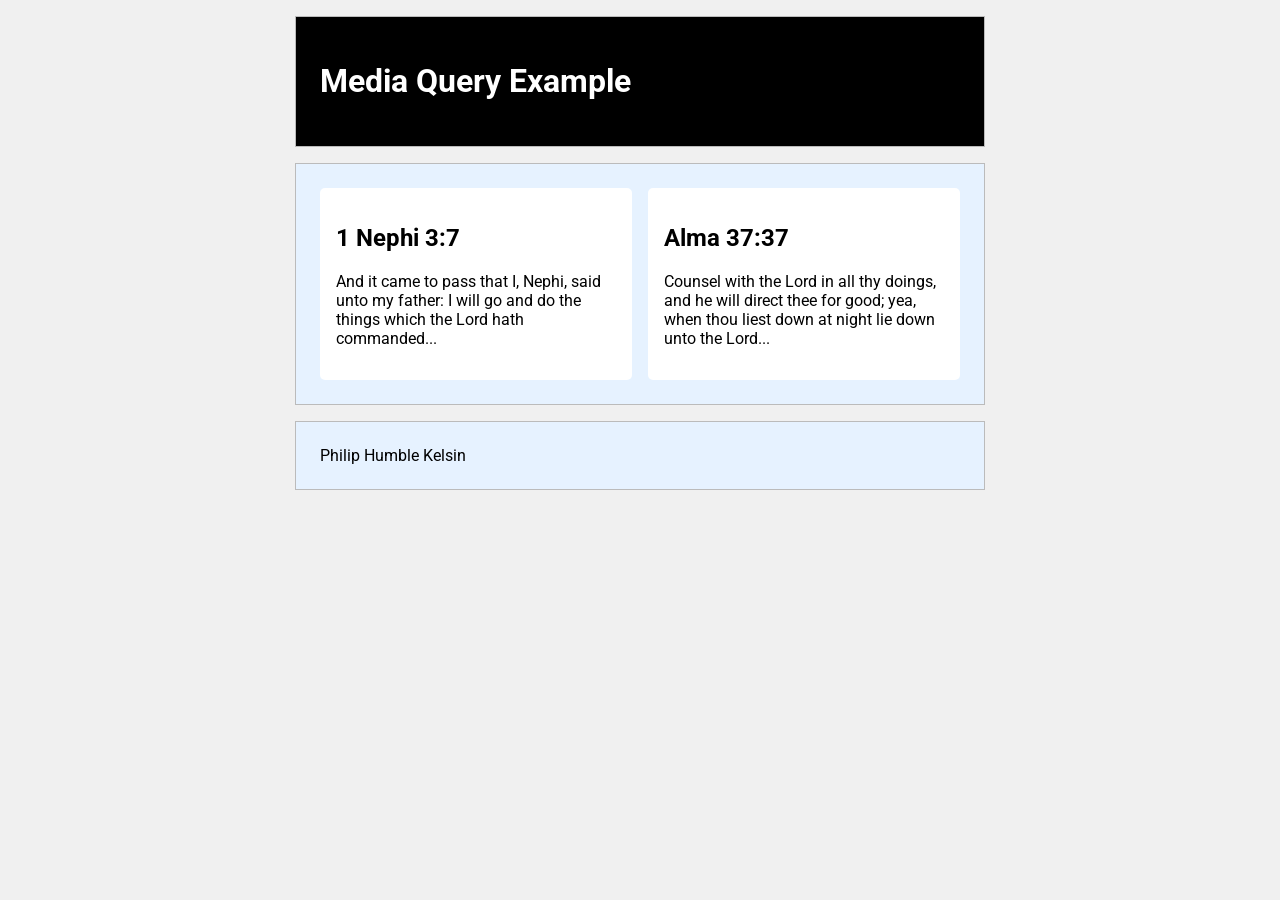
<file: week02/media-query.html>
<!DOCTYPE html>
<html lang="en">

<head>
    <meta charset="utf-8">
    <meta name="viewport" content="width=device-width, initial-scale=1.0">
    <title>WDD 131 – Media Query Example</title>
    <meta name="description" content="Media query learning activity for WDD 131.">
    <meta name="author" content="Philip Humble Kelsin">
    <link rel="preconnect" href="https://fonts.googleapis.com">
    <link rel="preconnect" href="https://fonts.gstatic.com" crossorigin>
    <link href="https://fonts.googleapis.com/css2?family=Roboto&display=swap" rel="stylesheet">
    <link rel="stylesheet" href="styles/media-query.css">
    <link rel="stylesheet" href="styles/media-query-large.css">
</head>

<body>
    <header>
        <h1>Media Query Example</h1>
    </header>
    <main>
        <section>
            <h2>1 Nephi 3:7</h2>
            <p>And it came to pass that I, Nephi, said unto my father: I will go and do the things which the Lord hath
                commanded...</p>
        </section>
        <section>
            <h2>Alma 37:37</h2>
            <p>Counsel with the Lord in all thy doings, and he will direct thee for good; yea, when thou liest down at
                night lie down unto the Lord...</p>
        </section>
    </main>
    <footer>
        Philip Humble Kelsin
    </footer>
</body>

</html>
</file>
<file: styles/base.css>
:root {
    --primary: #003366;
    --secondary: #1a252f;
    --accent: #ffd700;
    --bg: #f4f7f6;
    --white: #ffffff;
    --nav-link: #ffffff;
}

body {
    font-family: 'Roboto', sans-serif;
    background-color: var(--bg);
    color: #212121;
    /* Darker text for better contrast */
    margin: 0;
}

header {
    background-color: var(--primary);
    color: white;
    text-align: center;
}

#course-title {
    display: block;
    font-family: 'Montserrat', sans-serif;
    font-size: 1.6rem;
    padding: 1.5rem 0;
}

nav {
    display: flex;
    justify-content: center;
    background-color: var(--secondary);
}

nav a {
    color: var(--nav-link);
    padding: 1rem 1.5rem;
    text-decoration: none;
    font-weight: 500;
    transition: 0.3s;
}

nav a:hover {
    background-color: var(--accent);
    color: #000000;
}

main {
    max-width: 1000px;
    margin: 2rem auto;
    padding: 0 1rem;
}

h1 {
    text-align: center;
    font-family: 'Montserrat', sans-serif;
    border-bottom: 3px solid var(--accent);
    padding-bottom: 10px;
    color: var(--primary);
}

.grid-container {
    display: grid;
    grid-template-columns: 2fr 1fr;
    gap: 20px;
}

.card {
    background: var(--white);
    border-radius: 8px;
    border: 1px solid #ddd;
    overflow: hidden;
    box-shadow: 0 4px 8px rgba(0, 0, 0, 0.1);
}

/* Updated for H2 tag */
.card-header {
    background: var(--primary);
    color: white;
    padding: 0.8rem;
    text-align: center;
    font-size: 1.2rem;
    margin: 0;
    font-family: 'Montserrat', sans-serif;
}

.card-content {
    padding: 1.5rem;
}

.about-top {
    display: flex;
    gap: 15px;
    margin-bottom: 20px;
}

.profile-img,
.flag {
    max-width: 100%;
    height: auto;
    object-fit: cover;
}

.profile-img {
    border-radius: 5px;
    border: 3px solid var(--bg);
}

.location-layout {
    display: flex;
    gap: 15px;
    align-items: center;
}

.resource-list {
    list-style: none;
    padding: 0;
}

.resource-list li {
    margin-bottom: 10px;
    border-left: 4px solid var(--accent);
    padding-left: 10px;
}

.resource-list a {
    text-decoration: none;
    color: var(--primary);
    font-weight: bold;
}

.resource-list a:hover {
    text-decoration: underline;
}

footer {
    background-color: var(--primary);
    color: white;
    text-align: center;
    padding: 2rem;
    margin-top: 3rem;
}

#lastModified {
    color: var(--accent);
    font-size: 0.9rem;
    margin-top: 10px;
}

@media (max-width: 768px) {
    .grid-container {
        grid-template-columns: 1fr;
    }

    .about-top,
    .location-layout {
        flex-direction: column;
        text-align: center;
    }
}
</file>
<file: project/styles/main.css>
:root {
    --primary: #008751;
    --secondary: #8B0000;
    --bg: #FDF5E6;
    --white: #ffffff;
    --text: #212121;
    --shadow: 0 4px 15px rgba(0, 0, 0, 0.1);
}

* {
    box-sizing: border-box;
}

body {
    font-family: 'Raleway', sans-serif;
    background-color: var(--bg);
    color: var(--text);
    margin: 0;
    line-height: 1.6;
}

h1,
h2,
h3 {
    font-family: 'Cinzel', serif;
    color: var(--secondary);
    margin-top: 0;
}

header {
    background-color: var(--primary);
    color: white;
    padding: 1rem 5%;
    display: flex;
    justify-content: space-between;
    align-items: center;
    position: sticky;
    top: 0;
    z-index: 1000;
    box-shadow: 0 2px 10px rgba(0, 0, 0, 0.2);
}

.logo {
    display: flex;
    align-items: center;
    gap: 12px;
    text-decoration: none;
    color: white;
    font-family: 'Cinzel', serif;
    font-weight: bold;
    font-size: 1.2rem;
}

#menu-btn {
    display: none;
    background: none;
    border: 2px solid white;
    color: white;
    font-size: 1.5rem;
    cursor: pointer;
    padding: 5px 10px;
    border-radius: 5px;
}

nav ul {
    display: flex;
    list-style: none;
    gap: 25px;
    margin: 0;
    padding: 0;
}

nav a {
    color: white;
    text-decoration: none;
    font-weight: bold;
    font-size: 1rem;
    transition: 0.3s;
    padding: 5px 0;
}

nav a:hover,
nav a.active {
    color: var(--secondary);
    border-bottom: 2px solid var(--secondary);
}

.hero {
    position: relative;
    width: 100%;
    height: 65vh;
    overflow: hidden;
}

.hero img {
    width: 100%;
    height: 100%;
    object-fit: cover;
}

.hero-text {
    position: absolute;
    top: 50%;
    left: 50%;
    transform: translate(-50%, -50%);
    background: rgba(0, 0, 0, 0.7);
    color: white;
    padding: 2.5rem;
    text-align: center;
    border-radius: 12px;
    width: 80%;
    max-width: 600px;
}

.hero-text h1 {
    color: white;
    margin-bottom: 10px;
}

.intro {
    padding: 3rem 10%;
    text-align: center;
}

.filter-controls {
    display: flex;
    justify-content: center;
    gap: 15px;
    margin: 2.5rem 0;
    flex-wrap: wrap;
}

.filter-controls button {
    background-color: var(--white);
    color: var(--primary);
    border: 2px solid var(--primary);
    padding: 10px 25px;
    font-family: 'Cinzel', serif;
    font-weight: bold;
    cursor: pointer;
    border-radius: 30px;
    transition: all 0.3s ease;
    box-shadow: 0 2px 5px rgba(0, 0, 0, 0.1);
}

.filter-controls button:hover,
.filter-controls button.active-filter {
    background-color: var(--primary);
    color: white;
    transform: translateY(-2px);
}

.attraction-grid {
    display: grid;
    grid-template-columns: repeat(auto-fit, minmax(320px, 1fr));
    gap: 30px;
    padding: 0 5% 3rem;
    max-width: 1300px;
    margin: 0 auto;
    min-height: 400px;
}

.card {
    background: var(--white);
    border-radius: 12px;
    overflow: hidden;
    box-shadow: var(--shadow);
    display: flex;
    flex-direction: column;
    transition: 0.3s;
}

.card:hover {
    transform: scale(1.02);
}

.card img {
    width: 100%;
    height: 250px;
    object-fit: cover;
    aspect-ratio: 16 / 9;
    border-bottom: 4px solid var(--primary);
}

.card-content {
    padding: 1.5rem;
    flex-grow: 1;
    display: flex;
    flex-direction: column;
}

.card-content h3 {
    margin-bottom: 10px;
    font-size: 1.3rem;
}

.tag {
    align-self: flex-start;
    background-color: #e8f5e9;
    color: var(--primary);
    font-size: 0.75rem;
    font-weight: bold;
    padding: 4px 12px;
    border-radius: 15px;
    border: 1px solid var(--primary);
    text-transform: uppercase;
    margin-bottom: 12px;
}

.fav-btn {
    margin-top: auto;
    background: none;
    border: 1px solid #ddd;
    color: var(--text);
    padding: 10px;
    border-radius: 6px;
    cursor: pointer;
    font-weight: bold;
    transition: 0.3s;
}

.fav-btn:hover {
    background-color: #fee2e2;
    border-color: var(--secondary);
    color: var(--secondary);
}

.form-main {
    max-width: 700px;
    margin: 3rem auto;
    padding: 0 1.5rem;
}

.tour-form {
    background: white;
    padding: 2.5rem;
    border-radius: 15px;
    box-shadow: var(--shadow);
}

fieldset {
    border: 1px solid #ddd;
    border-radius: 10px;
    padding: 1.5rem;
    margin-bottom: 2rem;
}

legend {
    font-family: 'Cinzel', serif;
    padding: 0 15px;
    color: var(--primary);
    font-weight: bold;
    font-size: 1.1rem;
}

label {
    display: block;
    margin-top: 1.2rem;
    font-weight: bold;
}

input,
select,
textarea {
    width: 100%;
    padding: 12px;
    margin-top: 8px;
    border: 1px solid #ccc;
    border-radius: 6px;
    font-family: 'Raleway', sans-serif;
}

input:focus,
textarea:focus {
    outline: none;
    border-color: var(--primary);
    box-shadow: 0 0 5px rgba(0, 135, 81, 0.2);
}

.submit-btn {
    background-color: var(--secondary);
    color: white;
    border: none;
    padding: 1.2rem;
    width: 100%;
    border-radius: 8px;
    font-weight: bold;
    font-size: 1.1rem;
    cursor: pointer;
    transition: 0.3s;
    text-transform: uppercase;
    letter-spacing: 1px;
}

.submit-btn:hover {
    background-color: #660000;
    transform: translateY(-2px);
}

footer {
    background-color: var(--primary);
    color: white;
    text-align: center;
    padding: 2.5rem 5%;
    margin-top: 4rem;
}

footer p {
    margin: 5px 0;
}

#lastModified {
    font-size: 0.85rem;
    opacity: 0.9;
    color: #ffd700;
}

@media (max-width: 768px) {
    #menu-btn {
        display: block;
    }

    nav ul {
        display: none;
        flex-direction: column;
        position: absolute;
        top: 100%;
        left: 0;
        width: 100%;
        background-color: var(--primary);
        padding: 1.5rem 0;
        text-align: center;
        box-shadow: 0 5px 10px rgba(0, 0, 0, 0.1);
    }

    nav ul.open {
        display: flex;
    }

    .hero {
        height: 50vh;
    }

    .hero-text {
        padding: 1.5rem;
        width: 90%;
    }
}

@media (max-width: 600px) {
    .filter-controls button {
        width: 100%;
        margin-bottom: 5px;
    }

    .attraction-grid {
        grid-template-columns: 1fr;
    }
}
</file>
<file: styles/filtered-temples.css>
:root {
    --primary: #1e3a4e;
    --secondary: #ecf0f1;
    --accent: #d35400;
    --white: #ffffff;
    --text: #212121;
}

body {
    font-family: 'Roboto', sans-serif;
    background: #f4f4f4;
    color: var(--text);
    margin: 0;
}

header {
    background: var(--primary);
    color: var(--white);
    text-align: center;
    padding: 1rem 0;
    position: relative;
}

header span {
    font-family: 'Montserrat', sans-serif;
    font-size: 1.5rem;
    font-weight: bold;
}

.navigation {
    display: flex;
    flex-direction: column;
    list-style: none;
    padding: 0;
    margin: 0;
    max-height: 0;
    overflow: hidden;
    transition: max-height 0.3s ease-out;
}

.navigation.open {
    max-height: 500px;
}

.navigation li a {
    color: var(--white);
    text-decoration: none;
    padding: 1.2rem;
    display: block;
    font-weight: 700;
    transition: 0.3s;
}

.navigation li a:hover {
    color: var(--accent);
    background-color: rgba(255, 255, 255, 0.1);
}

.res-grid {
    display: grid;
    grid-template-columns: repeat(auto-fit, minmax(300px, 1fr));
    gap: 25px;
    padding: 2rem;
    max-width: 1200px;
    margin: 0 auto;
    min-height: 600px;
}

.temple-card {
    background: var(--white);
    border: 1px solid #ccc;
    box-shadow: 0 2px 10px rgba(0, 0, 0, 0.1);
    border-radius: 8px;
    overflow: hidden;
    display: flex;
    flex-direction: column;
}

.temple-card h3 {
    background: var(--primary);
    color: white;
    padding: 15px;
    margin: 0;
}

.temple-card p {
    padding: 0 15px;
    margin: 10px 0;
}

.label {
    font-weight: bold;
    color: var(--primary);
    display: inline-block;
    width: 90px;
}

.temple-card img {
    width: 100%;
    height: auto;
    aspect-ratio: 400 / 250;
    display: block;
    object-fit: cover;
}

#menu {
    font-size: 2rem;
    background: none;
    border: none;
    color: white;
    cursor: pointer;
    position: absolute;
    top: 0.5rem;
    right: 1rem;
}

#menu::before {
    content: "☰";
}

#menu.open::before {
    content: "❌";
}

footer {
    background: var(--primary);
    color: white;
    text-align: center;
    padding: 2rem;
}
</file>
<file: styles/filtered-temples-large.css>
@media screen and (min-width: 768px) {
    #menu {
        display: none;
    }

    .navigation {
        max-height: none;
        flex-direction: row;
        justify-content: center;
    }

    .navigation li {
        flex: 0 1 auto;
    }

    .res-grid {
        grid-template-columns: repeat(3, 1fr);
    }
}
</file>
<file: styles/form.css>
:root {
    --primary: #330033;
    --secondary: #f4f4f4;
    --accent: #ffd700;
    --text: #212121;
}

body {
    font-family: 'Roboto', sans-serif;
    margin: 0;
    background-color: #d1d1d1;
    color: var(--text);
}

header {
    background-color: var(--primary);
    color: white;
    text-align: center;
    padding: 1.5rem;
}

main {
    max-width: 600px;
    margin: 2rem auto;
    padding: 1rem;
}

form {
    background: white;
    padding: 2rem;
    border-radius: 8px;
    box-shadow: 0 4px 10px rgba(0, 0, 0, 0.1);
}

fieldset {
    border: none;
    padding: 0;
}

legend {
    font-size: 1.4rem;
    font-weight: bold;
    margin-bottom: 1rem;
    color: var(--primary);
}

label {
    display: block;
    margin-top: 1.5rem;
    font-weight: bold;
}

.required {
    color: red;
}

select,
input[type="date"],
input[type="text"],
textarea {
    width: 100%;
    padding: 0.8rem;
    margin-top: 0.5rem;
    border: 1px solid #ccc;
    border-radius: 4px;
}

.rating,
.checkboxes {
    display: flex;
    flex-wrap: wrap;
    gap: 15px;
    margin-top: 0.5rem;
}

.rating label,
.checkboxes label {
    display: inline-flex;
    align-items: center;
    font-weight: normal;
    margin: 0;
}

input[type="submit"] {
    width: 100%;
    background-color: var(--secondary);
    border: 2px solid var(--primary);
    padding: 1rem;
    font-size: 1.2rem;
    font-weight: bold;
    margin-top: 2rem;
    cursor: pointer;
    transition: 0.3s;
}

input[type="submit"]:hover {
    background-color: var(--primary);
    color: white;
}

footer {
    background: var(--primary);
    color: white;
    text-align: center;
    padding: 2rem;
    margin-top: 2rem;
}
</file>
<file: styles/place.css>
:root {
    --primary-color: #008751;
    --secondary-color: #ffffff;
    --text-color: #333333;
    --label-color: #000000;
    --bg-light: #f0f0f0;
    --overlay-bg: rgba(255, 255, 255, 0.85);
    --accent-gold: #ffd700;
}

body {
    font-family: 'Roboto', sans-serif;
    margin: 0;
    background-color: var(--bg-light);
    color: var(--text-color);
}

header {
    background-color: var(--primary-color);
    color: var(--secondary-color);
    padding: 1.5rem;
    text-align: center;
    box-shadow: 0 2px 5px rgba(0, 0, 0, 0.2);
}

h1,
h2 {
    font-family: 'Montserrat', sans-serif;
    margin: 0;
}

.hero-container {
    display: flex;
    flex-direction: column;
}

.hero-container picture img {
    width: 100%;
    height: auto;
    object-fit: cover;
}

.card {
    background-color: var(--secondary-color);
    margin: 1rem;
    padding: 0;
    border: 1px solid #cccccc;
    box-shadow: 0 4px 8px rgba(0, 0, 0, 0.1);
}

.card-title,
#weather-label {
    background-color: var(--primary-color);
    color: var(--secondary-color);
    padding: 0.8rem;
    text-align: center;
    font-size: 1.2rem;
}

.stats,
.weather-info {
    padding: 1rem;
    list-style: none;
    margin: 0;
}

.stats li span,
.weather-info p span {
    color: var(--label-color);
    font-weight: bold;
}

.weather-icon-mobile {
    display: block;
    width: 75px;
    height: auto;
    margin: 10px auto;
}

@media screen and (min-width: 768px) {
    .hero-container {
        position: relative;
        display: block;
    }

    .card.data {
        position: absolute;
        top: 2rem;
        left: 2rem;
        width: 280px;
        background-color: var(--overlay-bg);
        margin: 0;
    }

    .card.weather {
        position: absolute;
        bottom: 2rem;
        right: 2rem;
        width: 250px;
        background-color: var(--overlay-bg);
        margin: 0;
    }

    .weather-icon-mobile {
        display: none;
    }

    #weather-label::after {
        content: " ⛅";
    }
}

footer {
    background-color: var(--primary-color);
    color: var(--secondary-color);
    text-align: center;
    padding: 2rem;
    margin-top: 1rem;
}

#lastModified {
    color: var(--secondary-color);
    font-size: 0.85rem;
    margin-top: 10px;
    display: block;
}

a {
    color: var(--primary-color);
    text-decoration: underline;
}
</file>
<file: styles/temples.css>
:root {
    --primary-color: #4b0082;
    --secondary-color: #ffffff;
    --accent-color: #ffd700;
}

body {
    font-family: 'Open Sans', sans-serif;
    margin: 0;
}

header {
    background-color: var(--primary-color);
    color: white;
    padding: 1rem;
    text-align: center;
}

header span {
    font-family: 'Montserrat', sans-serif;
    font-size: 1.5rem;
    font-weight: bold;
}

nav {
    display: flex;
    justify-content: center;
    background-color: #333;
}

.navigation {
    display: none;
    list-style: none;
    padding: 0;
    margin: 0;
    width: 100%;
    flex-direction: column;
}

.navigation.open {
    display: flex;
}

.navigation li a {
    display: block;
    padding: 1rem;
    color: white;
    text-decoration: none;
    text-align: center;
}

.navigation li a:hover {
    background-color: var(--secondary-color);
    color: var(--primary-color);
}

#menu {
    font-size: 2rem;
    background: none;
    border: none;
    color: white;
    cursor: pointer;
    position: absolute;
    top: 1rem;
    right: 1rem;
}

#menu::before {
    content: "☰";
}

#menu.open::before {
    content: "❌";
}

main {
    max-width: 1000px;
    margin: 0 auto;
    padding: 1rem;
}

h1 {
    text-align: center;
    color: var(--primary-color);
}

.gallery {
    display: grid;
    grid-template-columns: 1fr;
    gap: 20px;
}

figure {
    margin: 0;
    background: #f9f9f9;
    border: 1px solid #ddd;
}

figure img {
    width: 100%;
    height: auto;
    display: block;
}

figcaption {
    padding: 10px;
    text-align: center;
    font-weight: 600;
}

footer {
    background: var(--primary-color);
    color: white;
    text-align: center;
    padding: 2rem;
    margin-top: 2rem;
}
</file>
<file: styles/temples-large.css>
@media screen and (min-width: 768px) {
    #menu {
        display: none;
    }

    .navigation {
        display: flex;
        flex-direction: row;
    }

    .gallery {
        grid-template-columns: repeat(3, 1fr);
    }
}
</file>
<file: project/styles/siteplan.css>
:root {
    --primary-color: #008751;
    --secondary-color: #8B0000;
    --bg-color: #FDF5E6;
    --text-color: #212121;
}

body {
    font-family: 'Raleway', sans-serif;
    background-color: var(--bg-color);
    color: var(--text-color);
    line-height: 1.6;
    margin: 0;
    padding: 0;
}

header {
    background-color: var(--primary-color);
    color: white;
    padding: 2rem;
    text-align: center;
}

header h1 {
    font-family: 'Cinzel', serif;
    margin: 0;
}

main {
    max-width: 900px;
    margin: 2rem auto;
    padding: 0 20px;
}

h3 {
    font-family: 'Cinzel', serif;
    color: var(--secondary-color);
    border-bottom: 2px solid var(--primary-color);
    padding-bottom: 5px;
}

.color-box {
    padding: 15px;
    margin: 10px 0;
    border-radius: 5px;
    font-weight: bold;
    border: 1px solid #ccc;
}

.primary {
    background-color: var(--primary-color);
    color: white;
}

.secondary {
    background-color: var(--secondary-color);
    color: white;
}

.accent {
    background-color: white;
    color: var(--text-color);
}

.wireframe-container {
    background-color: #eee;
    padding: 20px;
    text-align: center;
    border: 1px dashed #777;
}

footer {
    text-align: center;
    padding: 2rem;
    background-color: var(--primary-color);
    color: white;
    margin-top: 2rem;
}
</file>
<file: week02/styles/bom.css>
body {
    font-family: sans-serif;
    padding: 20px;
    background: #f4f4f4;
    text-align: center;
}

main {
    max-width: 400px;
    margin: auto;
    background: white;
    padding: 20px;
    border-radius: 10px;
    box-shadow: 0 0 10px rgba(0, 0, 0, 0.1);
}

.input-container {
    display: flex;
    gap: 10px;
    margin-bottom: 20px;
}

input {
    flex: 1;
    padding: 10px;
}

button {
    padding: 10px;
    cursor: pointer;
}

ul {
    list-style: none;
    padding: 0;
    text-align: left;
}

li {
    display: flex;
    justify-content: space-between;
    align-items: center;
    padding: 10px;
    border-bottom: 1px solid #eee;
}

li button {
    background: none;
    border: none;
    color: red;
    font-size: 1.2rem;
}
</file>
<file: week02/styles/media-query.css>
body {
    font-family: 'Roboto', sans-serif;
    background-color: #f0f0f0;
}

header,
main,
footer {
    max-width: 640px;
    margin: 1rem auto;
    border: 1px solid #bbb;
    padding: 1.5rem;
    background-color: #e6f2ff;
    /* Blueish background */
}

main {
    display: grid;
    grid-template-columns: 1fr;
    grid-gap: 1rem;
}

section {
    padding: 1rem;
    background-color: #fff;
    border-radius: 5px;
}
</file>
<file: week02/styles/media-query-large.css>
@media screen and (min-width: 500px) {
    header {
        background-color: #000;
        color: #fff;
    }

    main {
        grid-template-columns: 1fr 1fr;
        /* Two equal columns */
    }
}
</file>
